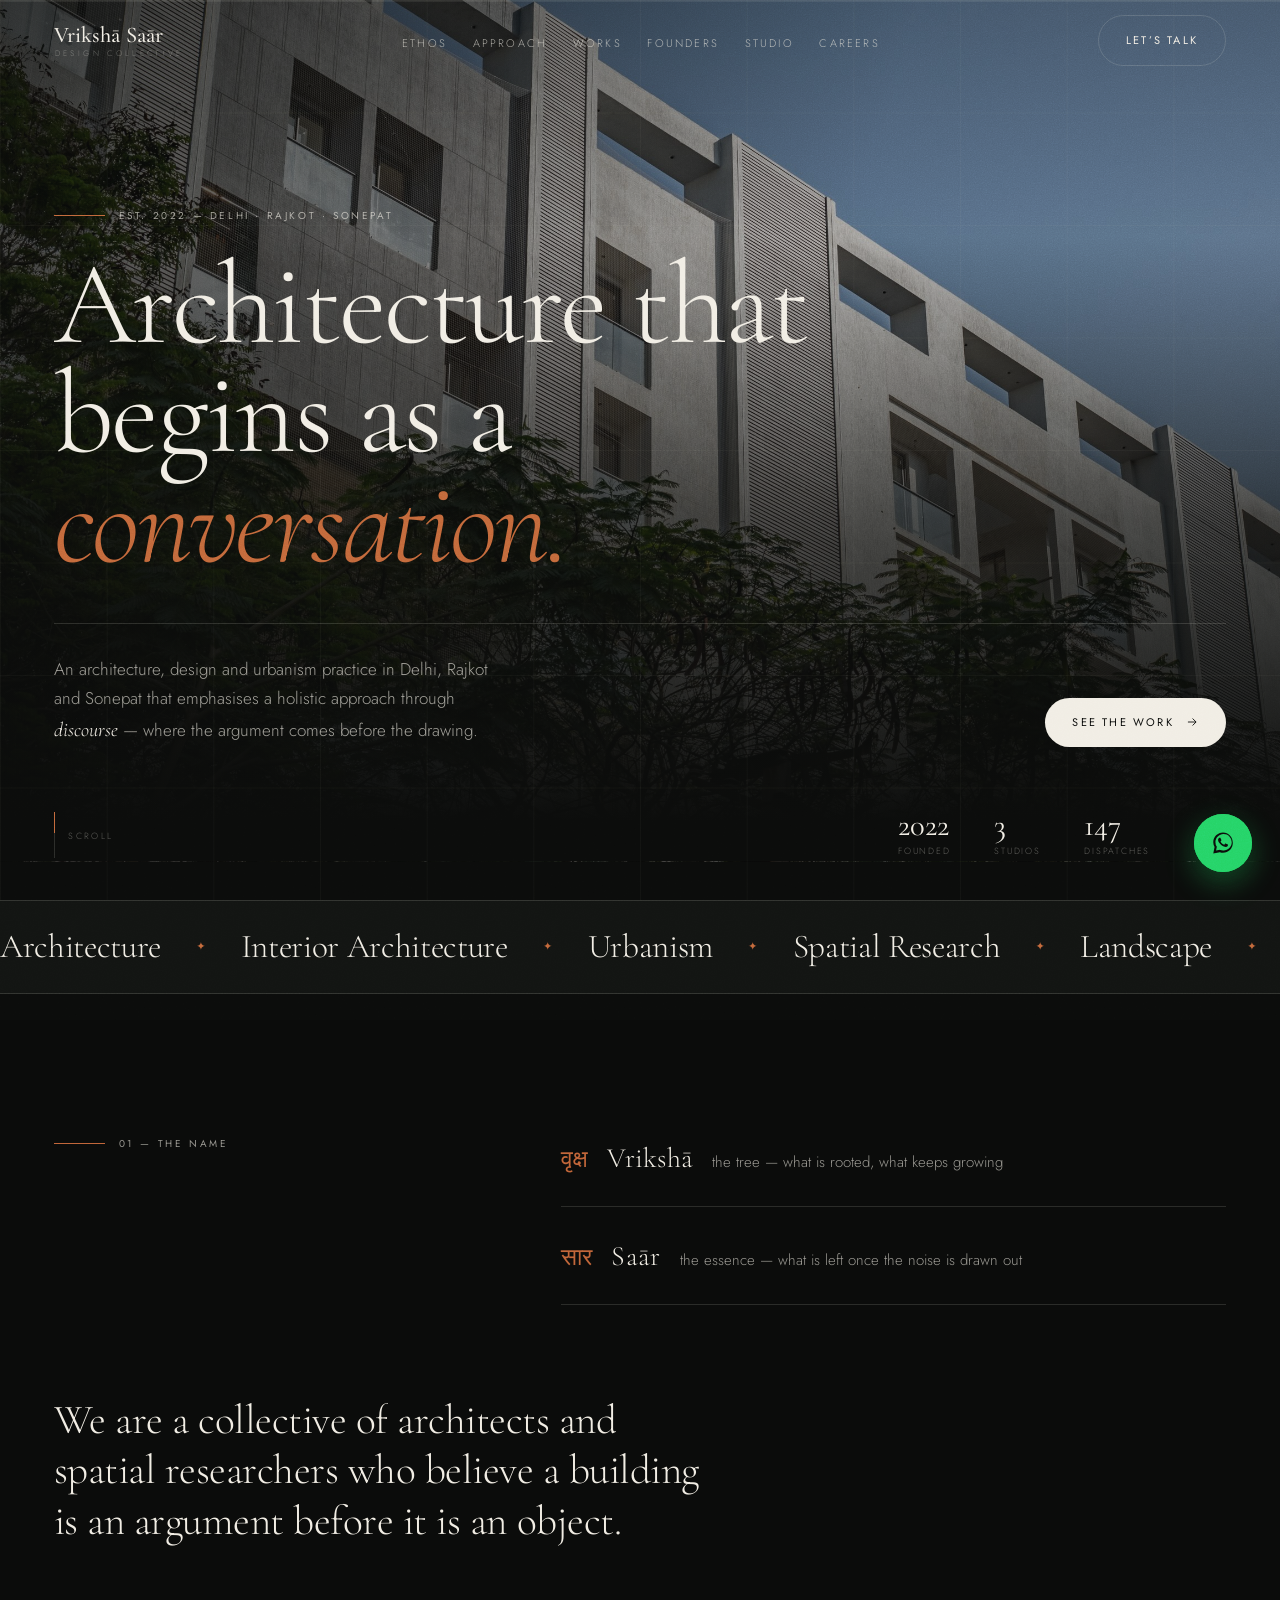
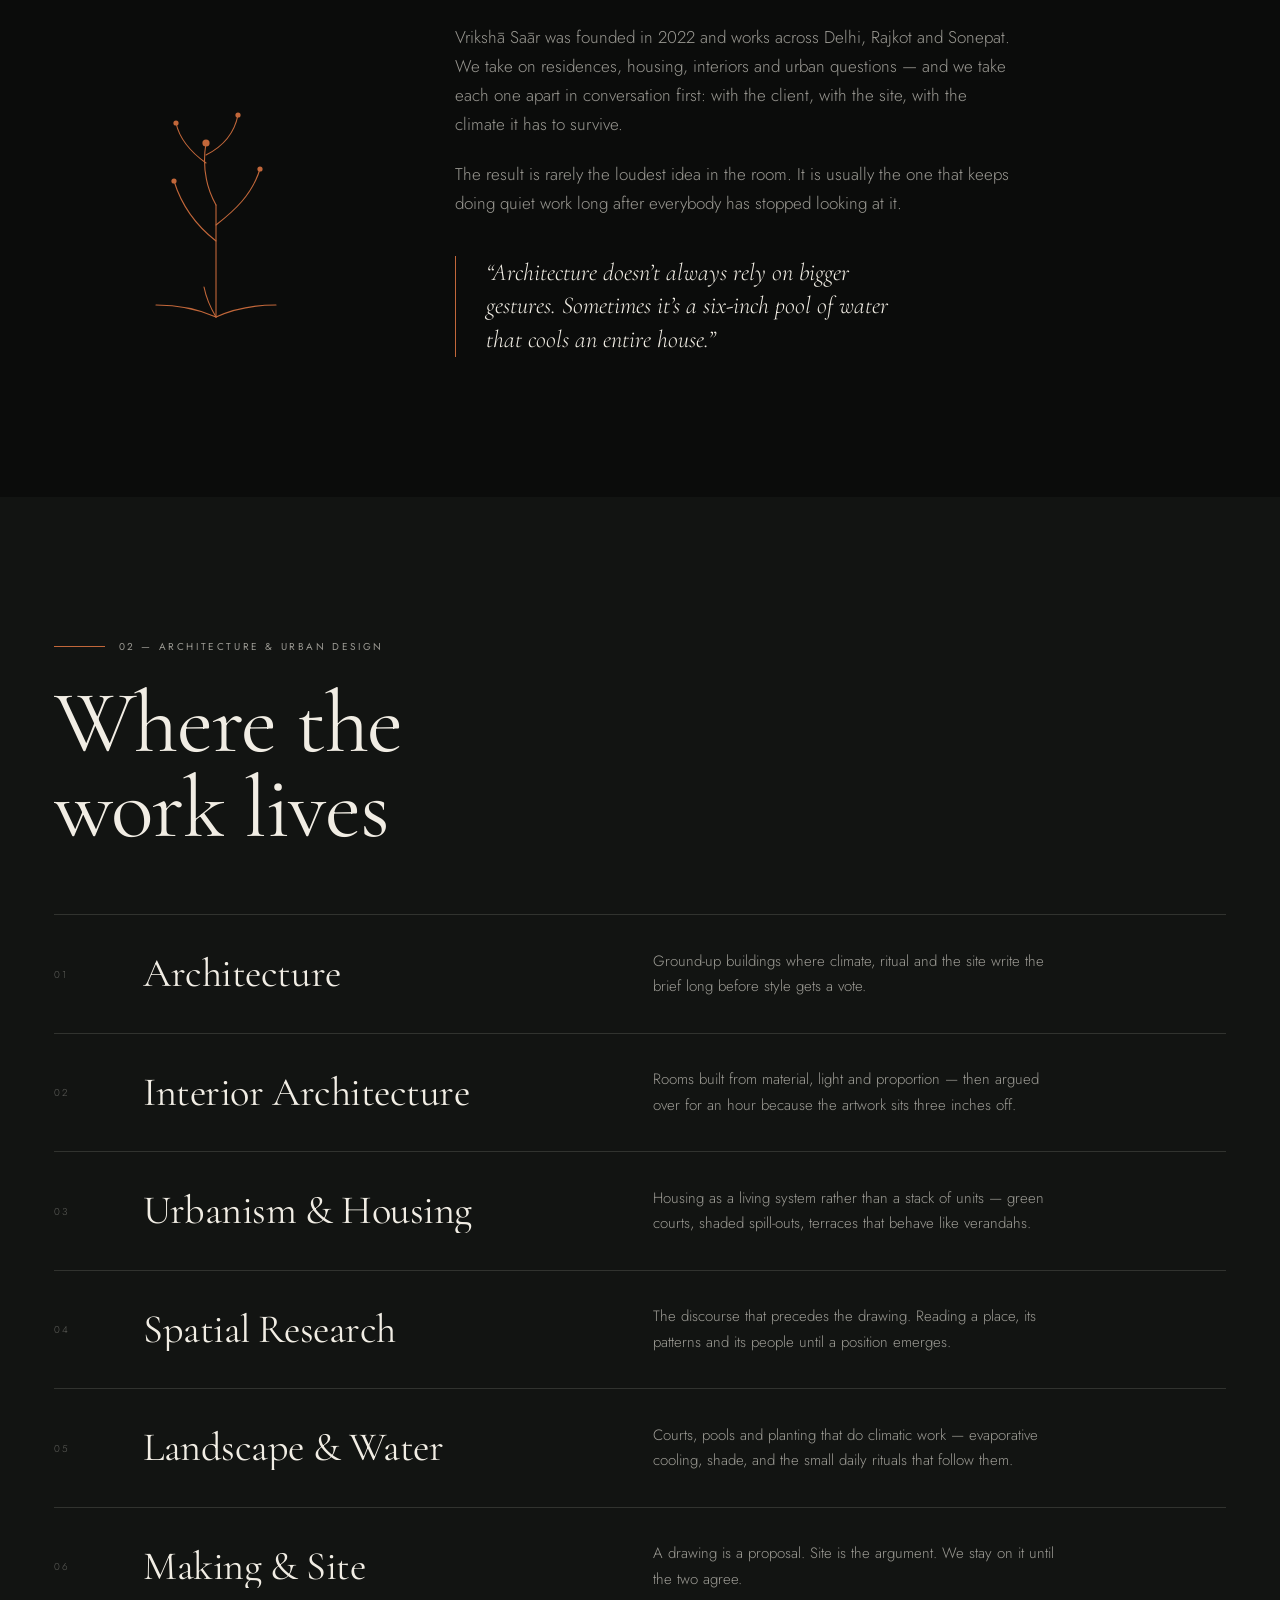
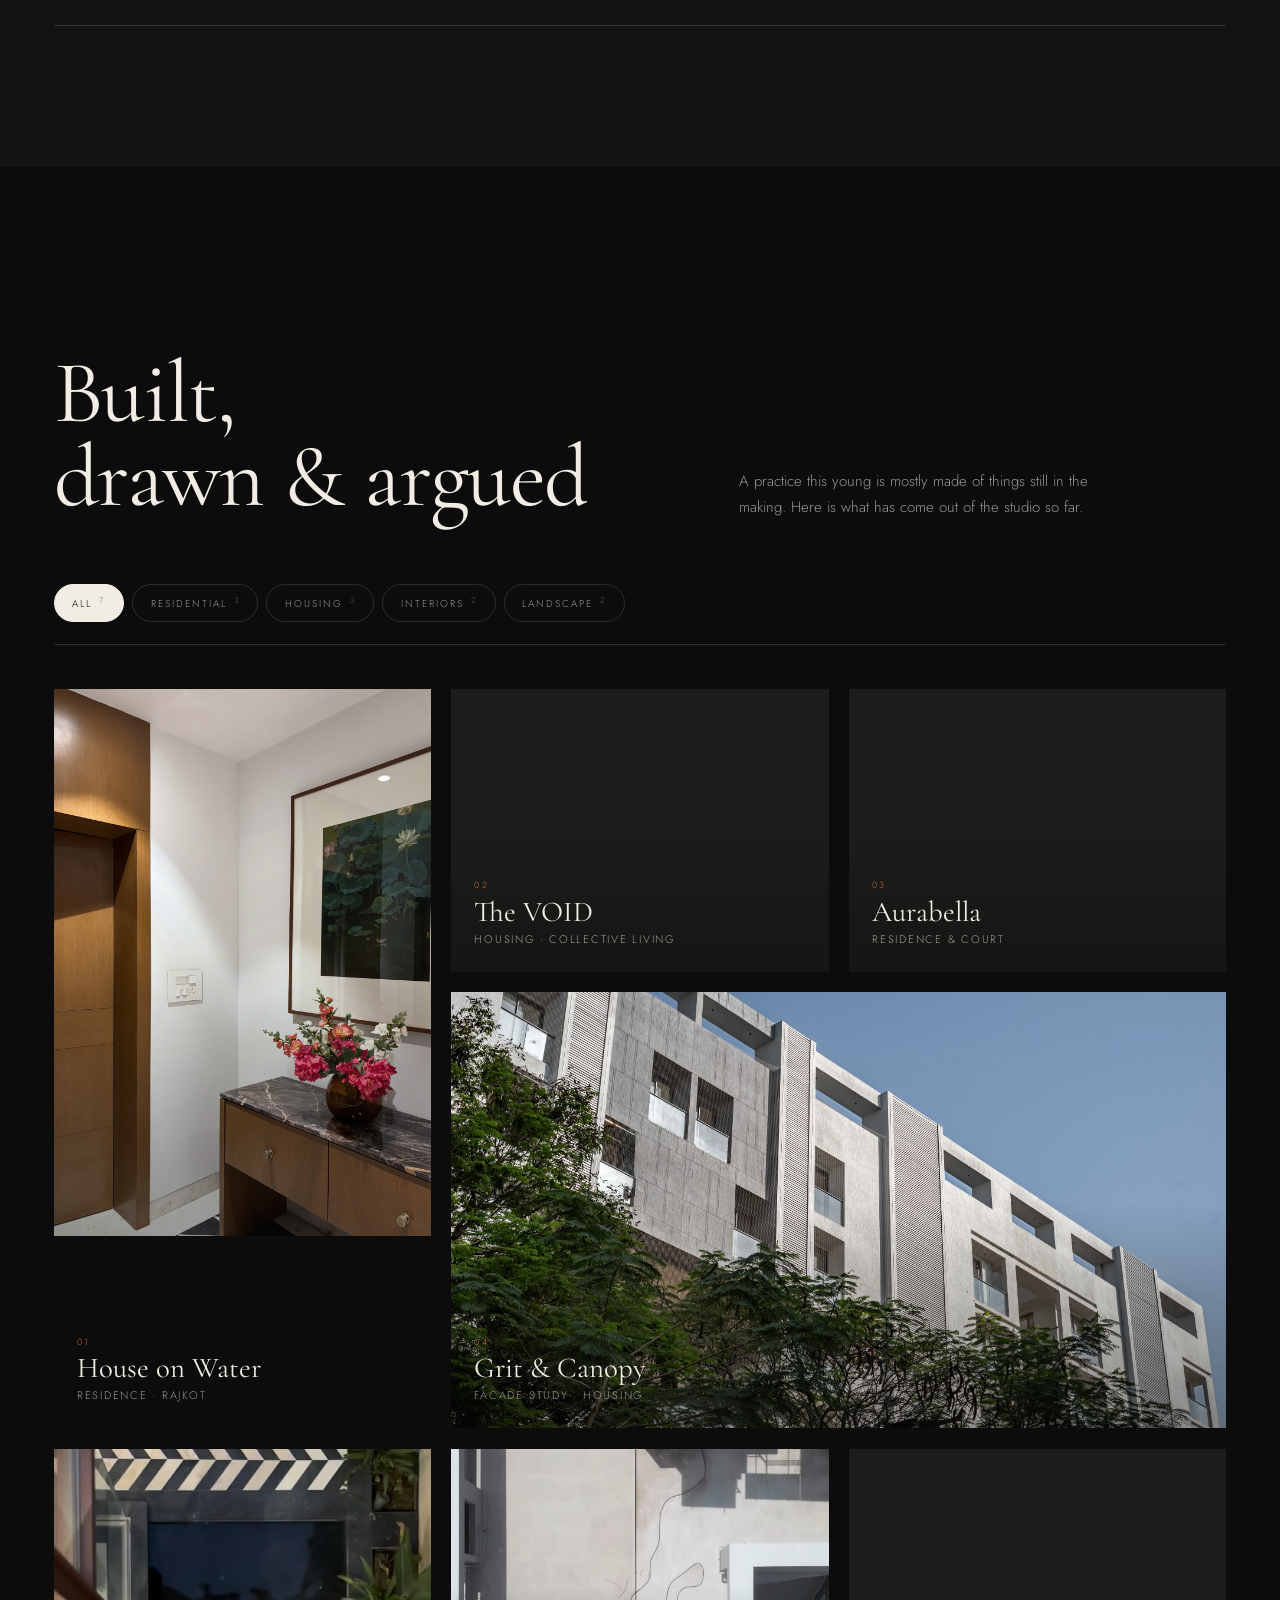
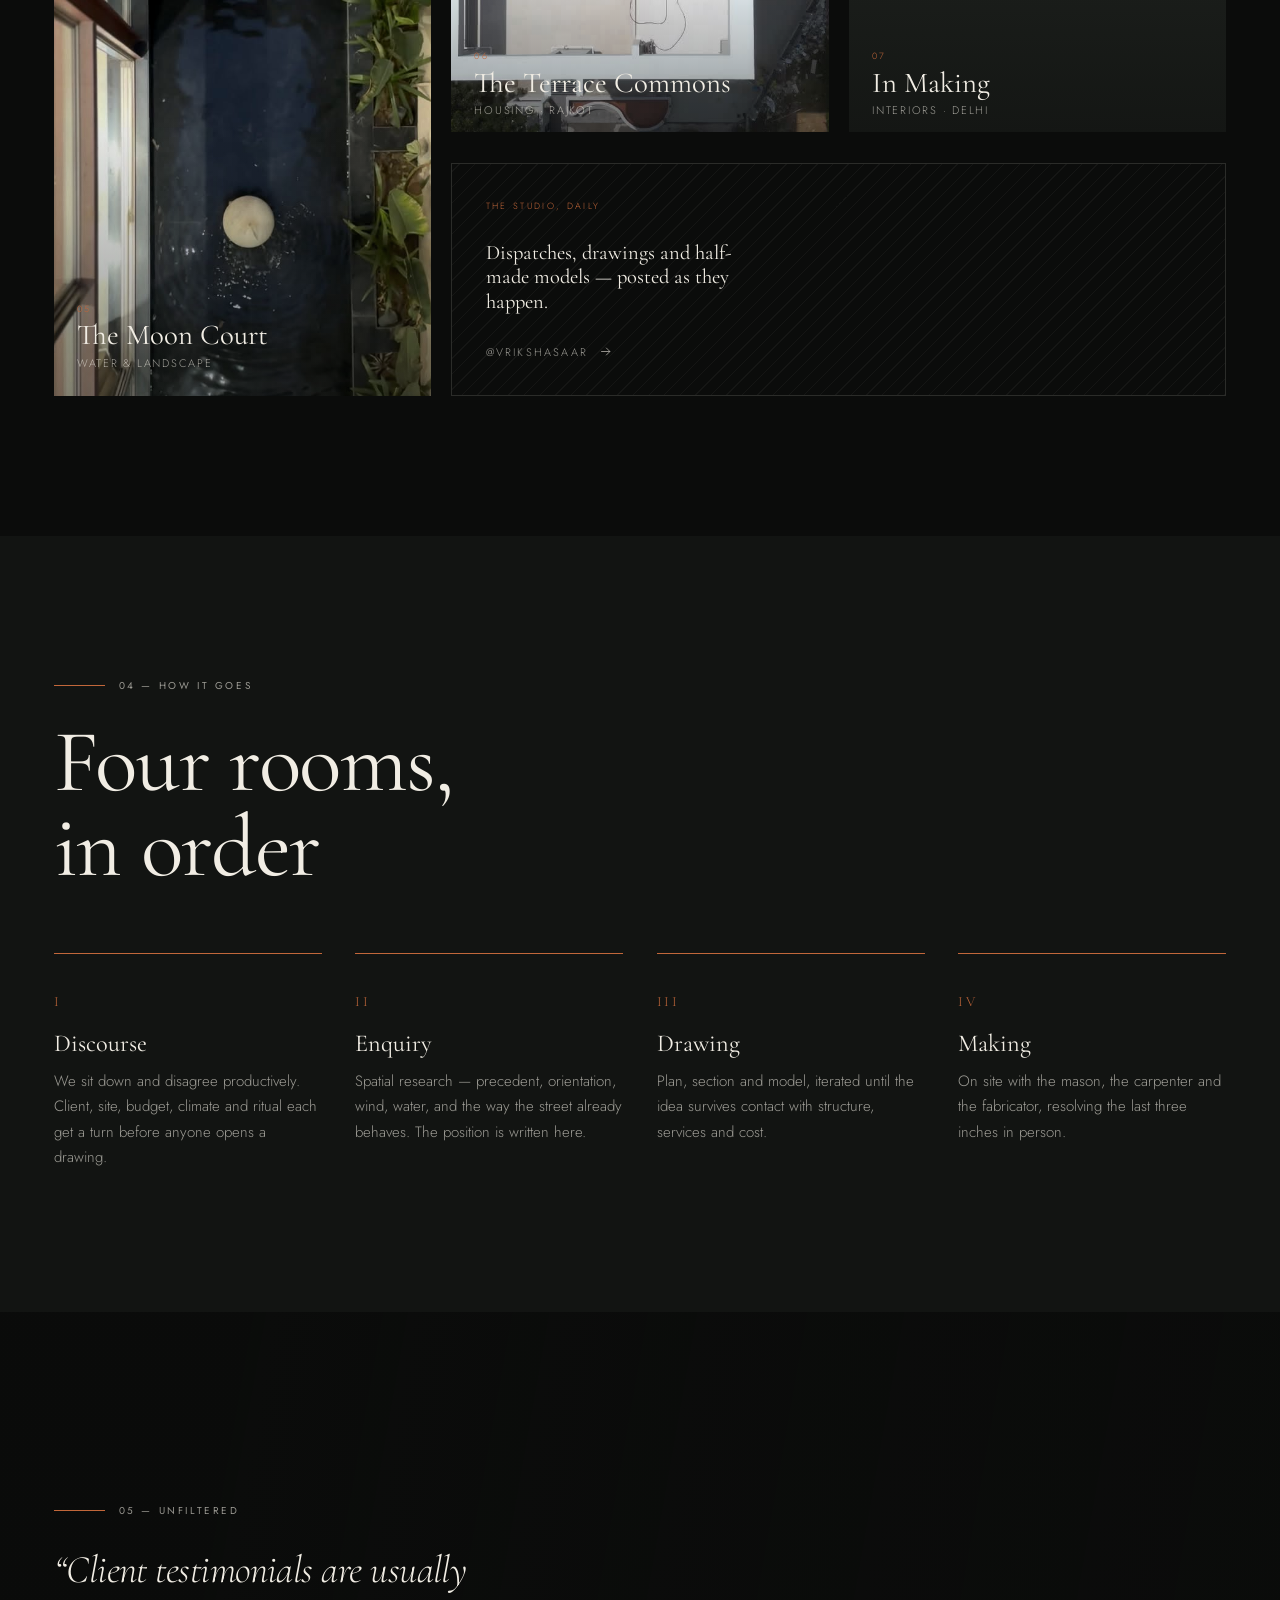
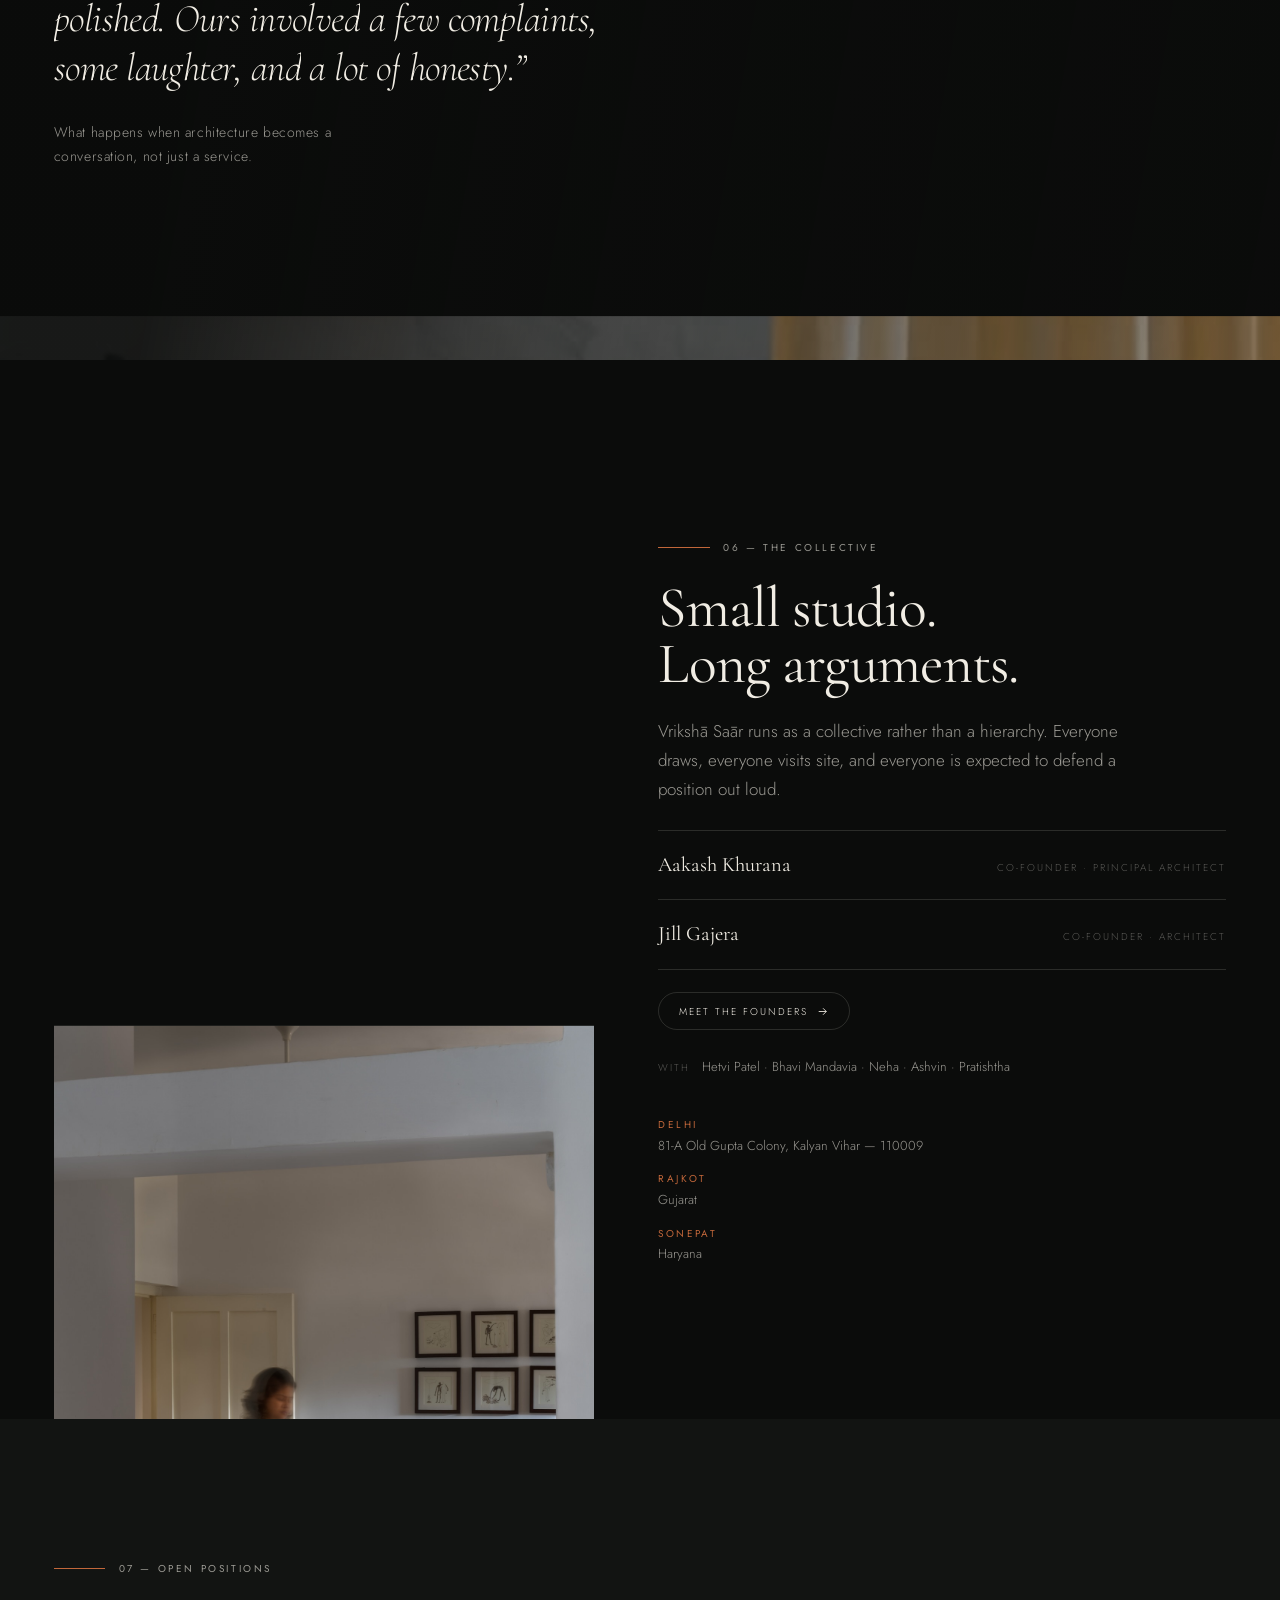
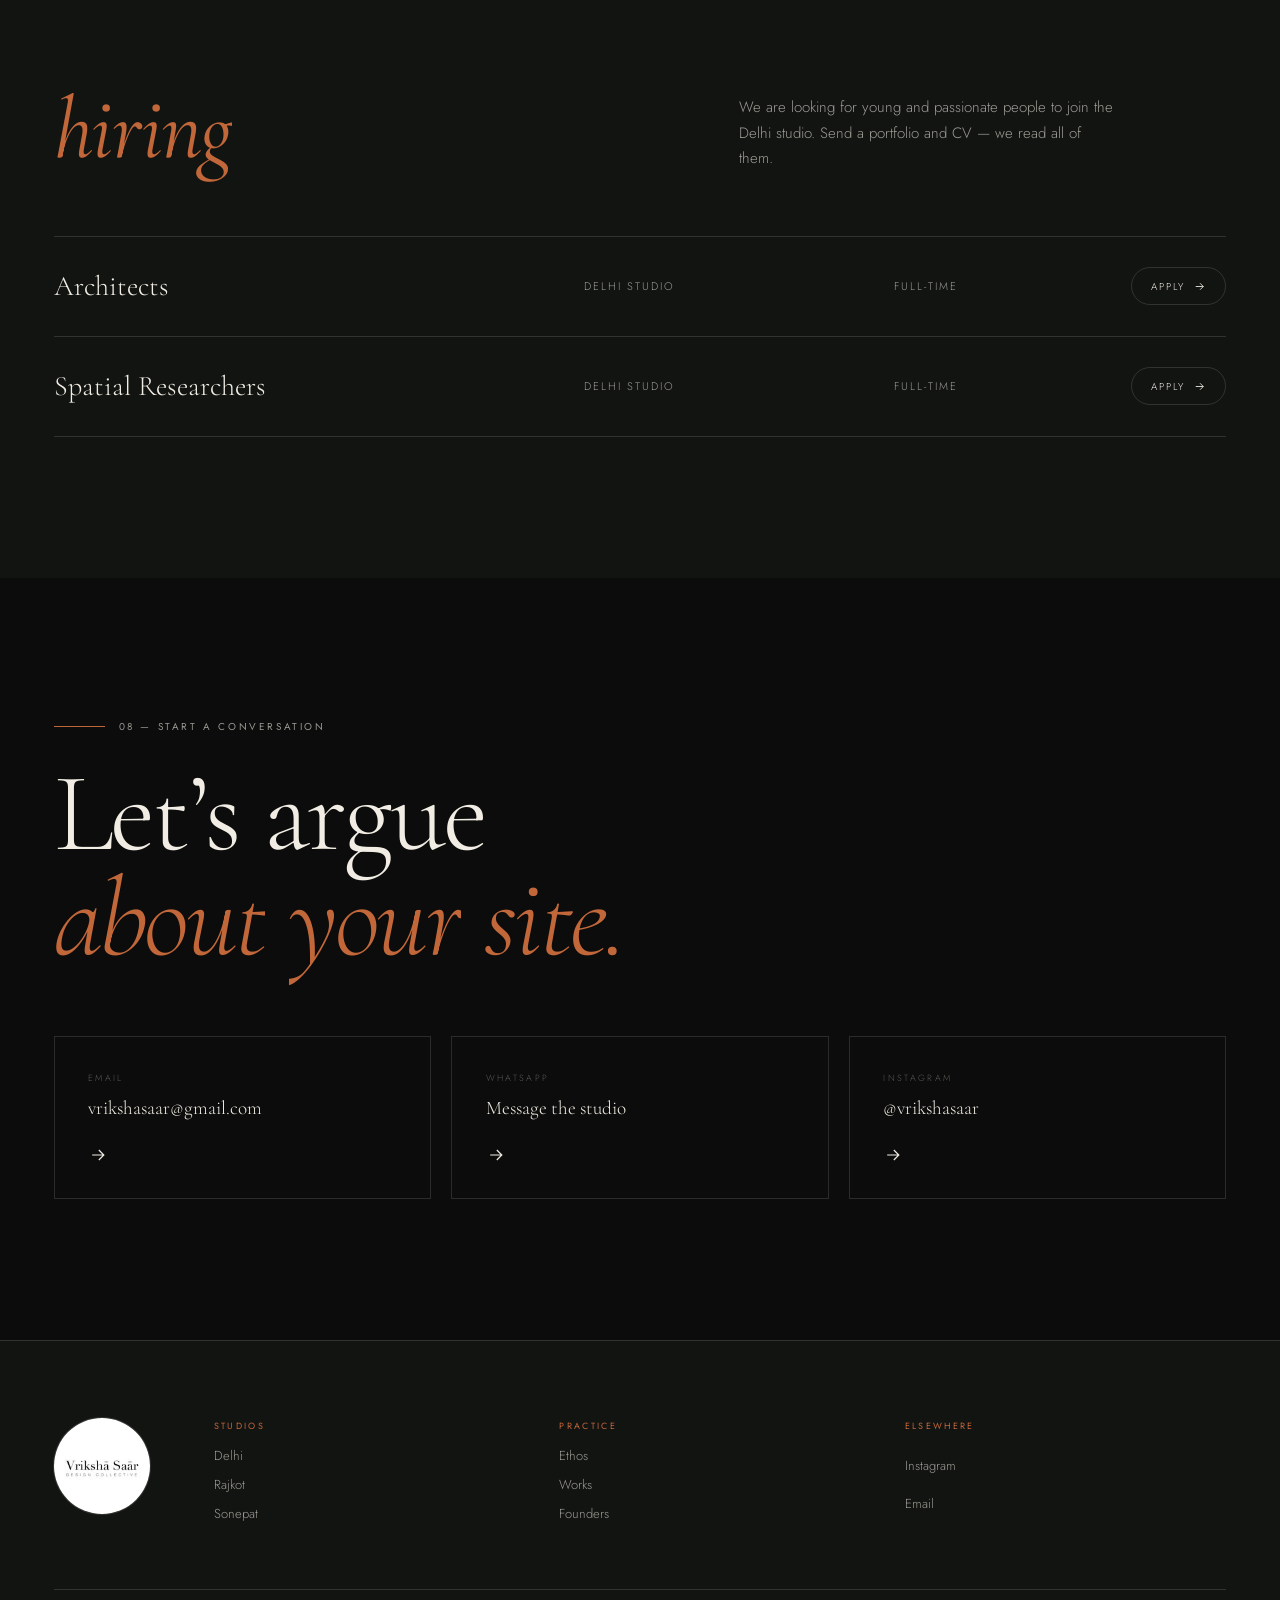
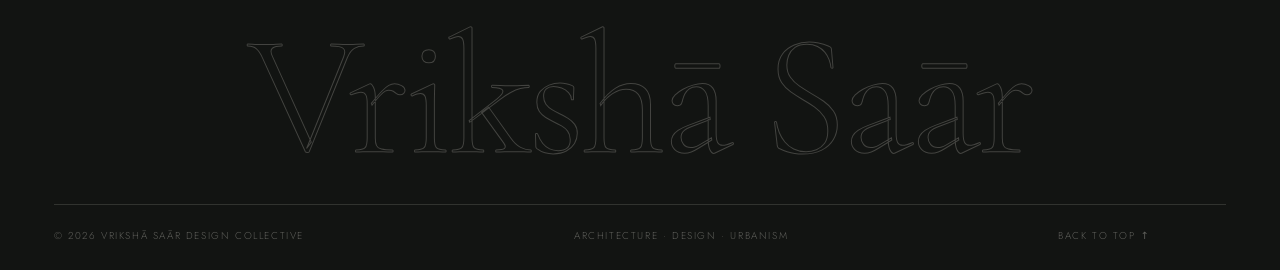
<file: index.html>
<!doctype html>
<html lang="en-IN">
<head>
<meta charset="utf-8">
<meta name="viewport" content="width=device-width, initial-scale=1, viewport-fit=cover">
<title>Architects in Delhi, Sonepat &amp; Rajkot | Vrikshā Saār</title>
<meta name="description" content="Vrikshā Saār is an architecture, design and urbanism firm with studios in Delhi, Rajkot and Sonepat: residences, housing, interiors and urban design.">
<meta name="robots" content="index, follow, max-image-preview:large">
<meta name="theme-color" content="#0B0C0B">
<link rel="canonical" href="https://zeus-shourya.github.io/vriksha-saar/">
<link rel="icon" href="assets/img/logo-profile.jpg" type="image/jpeg">
<link rel="apple-touch-icon" href="assets/img/logo-profile.jpg">

<meta property="og:type" content="website">
<meta property="og:site_name" content="Vrikshā Saār Design Collective">
<meta property="og:locale" content="en_IN">
<meta property="og:title" content="Vrikshā Saār | Architecture, Design &amp; Urbanism in Delhi, Rajkot &amp; Sonepat">
<meta property="og:description" content="An architecture, design and urbanism practice that emphasises a holistic approach through discourse. Studios in Delhi, Rajkot and Sonepat.">
<meta property="og:url" content="https://zeus-shourya.github.io/vriksha-saar/">
<meta property="og:image" content="https://zeus-shourya.github.io/vriksha-saar/assets/img/feature-work.jpg">
<meta property="og:image:width" content="2731">
<meta property="og:image:height" content="1821">
<meta property="og:image:alt" content="Grit-finished concrete housing facade with deep balcony reveals, seen from below through a jacaranda canopy">
<meta name="twitter:card" content="summary_large_image">
<meta name="twitter:title" content="Vrikshā Saār | Architecture, Design &amp; Urbanism in Delhi, Rajkot &amp; Sonepat">
<meta name="twitter:description" content="An architecture, design and urbanism practice that emphasises a holistic approach through discourse. Studios in Delhi, Rajkot and Sonepat.">
<meta name="twitter:image" content="https://zeus-shourya.github.io/vriksha-saar/assets/img/feature-work.jpg">
<meta name="twitter:image:alt" content="Grit-finished concrete housing facade with deep balcony reveals, seen from below through a jacaranda canopy">

<link rel="preconnect" href="https://fonts.googleapis.com">
<link rel="preconnect" href="https://fonts.gstatic.com" crossorigin>
<link href="https://fonts.googleapis.com/css2?family=Cormorant+Garamond:ital,wght@0,300;0,400;0,500;0,600;1,300;1,400&family=Jost:wght@200;300;400;500&display=swap" rel="stylesheet">
<link rel="stylesheet" href="assets/css/style.css">

<script type="application/ld+json">
{
  "@context": "https://schema.org",
  "@graph": [
    {
      "@type": "ProfessionalService",
      "@id": "https://zeus-shourya.github.io/vriksha-saar/#business",
      "name": "Vrikshā Saār Design Collective",
      "alternateName": ["Vrikshā Saār", "Vriksha Saar"],
      "description": "An architecture, design and urbanism practice that emphasises a holistic approach through discourse, with studios in Delhi, Rajkot and Sonepat. Residences, housing, interiors, landscape and urban design.",
      "url": "https://zeus-shourya.github.io/vriksha-saar/",
      "logo": "https://zeus-shourya.github.io/vriksha-saar/assets/img/logo-profile.jpg",
      "image": [
        "https://zeus-shourya.github.io/vriksha-saar/assets/img/feature-work.jpg",
        "https://zeus-shourya.github.io/vriksha-saar/assets/img/studio-morning.jpg"
      ],
      "email": "vrikshasaar@gmail.com",
      "foundingDate": "2022",
      "address": {
        "@type": "PostalAddress",
        "streetAddress": "81-A Old Gupta Colony, Kalyan Vihar",
        "addressLocality": "Delhi",
        "postalCode": "110009",
        "addressCountry": "IN"
      },
      "areaServed": [
        { "@type": "City", "name": "Delhi" },
        { "@type": "City", "name": "Rajkot" },
        { "@type": "City", "name": "Sonepat" }
      ],
      "contactPoint": {
        "@type": "ContactPoint",
        "contactType": "customer service",
        "email": "vrikshasaar@gmail.com",
        "telephone": "+918447396030"
      },
      "knowsAbout": ["Architecture", "Interior architecture", "Urbanism", "Urban design", "Housing", "Spatial research", "Landscape design"],
      "hasOfferCatalog": {
        "@type": "OfferCatalog",
        "name": "What we do",
        "itemListElement": [
          { "@type": "Offer", "itemOffered": { "@type": "Service", "name": "Architecture" } },
          { "@type": "Offer", "itemOffered": { "@type": "Service", "name": "Interior Architecture" } },
          { "@type": "Offer", "itemOffered": { "@type": "Service", "name": "Urbanism & Housing" } },
          { "@type": "Offer", "itemOffered": { "@type": "Service", "name": "Spatial Research" } },
          { "@type": "Offer", "itemOffered": { "@type": "Service", "name": "Landscape & Water" } }
        ]
      },
      "founder": [
        { "@id": "https://zeus-shourya.github.io/vriksha-saar/founders.html#aakash" },
        { "@id": "https://zeus-shourya.github.io/vriksha-saar/founders.html#jill" }
      ],
      "sameAs": ["https://www.instagram.com/vrikshasaar"]
    },
    {
      "@type": "Person",
      "@id": "https://zeus-shourya.github.io/vriksha-saar/founders.html#aakash",
      "name": "Aakash Khurana",
      "jobTitle": "Co-Founder & Principal Architect",
      "url": "https://zeus-shourya.github.io/vriksha-saar/founders.html#aakash",
      "worksFor": { "@id": "https://zeus-shourya.github.io/vriksha-saar/#business" }
    },
    {
      "@type": "Person",
      "@id": "https://zeus-shourya.github.io/vriksha-saar/founders.html#jill",
      "name": "Jill Gajera",
      "jobTitle": "Co-Founder & Architect",
      "url": "https://zeus-shourya.github.io/vriksha-saar/founders.html#jill",
      "worksFor": { "@id": "https://zeus-shourya.github.io/vriksha-saar/#business" }
    },
    {
      "@type": "WebSite",
      "@id": "https://zeus-shourya.github.io/vriksha-saar/#website",
      "url": "https://zeus-shourya.github.io/vriksha-saar/",
      "name": "Vrikshā Saār Design Collective",
      "inLanguage": "en-IN",
      "publisher": { "@id": "https://zeus-shourya.github.io/vriksha-saar/#business" }
    },
    {
      "@type": "WebPage",
      "@id": "https://zeus-shourya.github.io/vriksha-saar/#webpage",
      "url": "https://zeus-shourya.github.io/vriksha-saar/",
      "name": "Architects in Delhi, Sonepat & Rajkot | Vrikshā Saār",
      "inLanguage": "en-IN",
      "isPartOf": { "@id": "https://zeus-shourya.github.io/vriksha-saar/#website" },
      "about": { "@id": "https://zeus-shourya.github.io/vriksha-saar/#business" },
      "primaryImageOfPage": "https://zeus-shourya.github.io/vriksha-saar/assets/img/feature-work.jpg"
    }
  ]
}
</script>
</head>
<body>

<!-- ============ GRAIN OVERLAY ============ -->
<div class="grain" aria-hidden="true"></div>

<!-- ============ CUSTOM CURSOR ============ -->
<div class="cursor" aria-hidden="true">
  <div class="cursor__dot"></div>
  <div class="cursor__ring"><span class="cursor__label"></span></div>
</div>

<!-- ============ SCROLL PROGRESS ============ -->
<div class="progress" aria-hidden="true"><span class="progress__bar"></span></div>

<!-- ============ PRELOADER ============ -->
<div class="loader" id="loader">
  <div class="loader__inner">
    <img class="loader__stamp" src="assets/img/logo-profile.jpg" alt="" width="150" height="150">
    <div class="loader__meta">
      <span class="loader__tag">Architecture · Design · Urbanism</span>
      <span class="loader__count" id="loaderCount">00</span>
    </div>
    <div class="loader__track"><span class="loader__fill" id="loaderFill"></span></div>
  </div>
  <div class="loader__curtain"></div>
</div>

<!-- ============ NAV ============ -->
<header class="nav" id="nav">
  <a class="logo" href="#top" data-cursor="Home">
    <span class="logo__word">Vrikshā Saār</span>
    <span class="logo__sub">Design Collective</span>
  </a>

  <nav class="nav__links" aria-label="Primary">
    <a href="#ethos" data-label="Ethos"><span>Ethos</span></a>
    <a href="#approach" data-label="Approach"><span>Approach</span></a>
    <a href="#works" data-label="Works"><span>Works</span></a>
    <a href="founders.html" data-label="Founders"><span>Founders</span></a>
    <a href="#studio" data-label="Studio"><span>Studio</span></a>
    <a href="#careers" data-label="Careers"><span>Careers</span></a>
  </nav>

  <div class="nav__end">
    <a class="btn btn--ghost magnetic" href="#contact" data-cursor="Say hi"><span>Let&rsquo;s Talk</span></a>
    <button class="burger" id="burger" aria-label="Open menu" aria-expanded="false" aria-controls="menu">
      <span></span><span></span>
    </button>
  </div>
</header>

<!-- ============ FULLSCREEN MENU ============ -->
<div class="menu" id="menu" aria-hidden="true">
  <div class="menu__bg"></div>
  <div class="menu__inner">
    <ul class="menu__list">
      <li><a href="#ethos"><em>01</em><span>Ethos</span></a></li>
      <li><a href="#approach"><em>02</em><span>Approach</span></a></li>
      <li><a href="#works"><em>03</em><span>Works</span></a></li>
      <li><a href="#process"><em>04</em><span>Process</span></a></li>
      <li><a href="founders.html"><em>05</em><span>Founders</span></a></li>
      <li><a href="#studio"><em>06</em><span>Studio</span></a></li>
      <li><a href="#careers"><em>07</em><span>Careers</span></a></li>
      <li><a href="#contact"><em>08</em><span>Contact</span></a></li>
    </ul>
    <div class="menu__foot">
      <a href="mailto:vrikshasaar@gmail.com">vrikshasaar@gmail.com</a>
      <a href="https://www.instagram.com/vrikshasaar" target="_blank" rel="noopener">@vrikshasaar</a>
      <span>Delhi · Rajkot · Sonepat</span>
    </div>
  </div>
</div>

<main id="top">

<!-- ============ HERO ============ -->
<section class="hero" id="hero">
  <div class="hero__media" data-parallax="0.18">
    <img src="assets/img/feature-work.jpg" alt="Grit-finished concrete housing facade with deep balcony reveals, seen from below through a jacaranda canopy" fetchpriority="high">
    <div class="hero__scrim"></div>
  </div>

  <svg class="hero__grid" viewBox="0 0 1200 800" preserveAspectRatio="none" aria-hidden="true">
    <defs>
      <pattern id="pg" width="100" height="100" patternUnits="userSpaceOnUse">
        <path d="M100 0H0V100" fill="none" stroke="currentColor" stroke-width="0.5"/>
      </pattern>
    </defs>
    <rect width="1200" height="800" fill="url(#pg)"/>
  </svg>

  <div class="hero__content">
    <p class="eyebrow reveal"><span class="eyebrow__rule"></span>Est. 2022 — Delhi · Rajkot · Sonepat</p>

    <h1 class="hero__title">
      <span class="line" data-split>Architecture that</span>
      <span class="line" data-split>begins as a</span>
      <span class="line line--accent" data-split>conversation.</span>
    </h1>

    <div class="hero__row">
      <p class="hero__lede reveal" data-delay="200">
        An architecture, design and urbanism practice in Delhi, Rajkot and
        Sonepat that emphasises a holistic approach through <em>discourse</em> &mdash; where the argument
        comes before the drawing.
      </p>
      <a class="btn btn--solid magnetic reveal" data-delay="320" href="#works" data-cursor="Explore">
        <span>See the work</span>
        <svg viewBox="0 0 24 24" width="14" height="14" aria-hidden="true"><path d="M5 12h14M13 6l6 6-6 6" fill="none" stroke="currentColor" stroke-width="1.6"/></svg>
      </a>
    </div>
  </div>

  <div class="hero__base">
    <a class="scrollcue" href="#ethos" aria-label="Scroll to content">
      <span class="scrollcue__line"></span>
      <span class="scrollcue__txt">Scroll</span>
    </a>
    <div class="hero__stats">
      <span><b data-count="2022" data-plain="1">2022</b><i>Founded</i></span>
      <span><b data-count="3">0</b><i>Studios</i></span>
      <span><b data-count="147">0</b><i>Dispatches</i></span>
    </div>
  </div>
</section>

<!-- ============ TICKER ============ -->
<div class="ticker" aria-hidden="true">
  <div class="ticker__row" id="tickerRow">
    <span>Architecture</span><b>&#10022;</b><span>Interior Architecture</span><b>&#10022;</b><span>Urbanism</span><b>&#10022;</b><span>Spatial Research</span><b>&#10022;</b><span>Landscape</span><b>&#10022;</b>
  </div>
</div>

<!-- ============ ETHOS ============ -->
<section class="ethos section" id="ethos">
  <div class="wrap">
    <div class="ethos__head">
      <p class="eyebrow reveal"><span class="eyebrow__rule"></span>01 &mdash; The Name</p>
      <div class="ethos__gloss">
        <div class="gloss reveal">
          <span class="gloss__dev">वृक्ष</span>
          <span class="gloss__rom">Vrikshā</span>
          <span class="gloss__def">the tree &mdash; what is rooted, what keeps growing</span>
        </div>
        <div class="gloss reveal" data-delay="140">
          <span class="gloss__dev">सार</span>
          <span class="gloss__rom">Saār</span>
          <span class="gloss__def">the essence &mdash; what is left once the noise is drawn out</span>
        </div>
      </div>
    </div>

    <h2 class="statement">
      <span class="line" data-split>We are a collective of architects and</span>
      <span class="line" data-split>spatial researchers who believe a building</span>
      <span class="line" data-split>is an argument before it is an object.</span>
    </h2>

    <div class="ethos__body">
      <svg class="tree" viewBox="0 0 220 270" aria-hidden="true">
        <g fill="none" stroke="currentColor" stroke-width="1.1" stroke-linecap="round">
          <path class="dash" d="M110 262 V150"/>
          <path class="dash" d="M110 186 C 92 172, 76 152, 68 126"/>
          <path class="dash" d="M110 170 C 128 156, 146 140, 154 114"/>
          <path class="dash" d="M110 150 C 100 132, 96 112, 100 88"/>
          <path class="dash" d="M100 108 C 86 98, 74 86, 70 68"/>
          <path class="dash" d="M100 100 C 116 92, 128 80, 132 60"/>
          <path class="dash" d="M110 262 C 128 254, 148 250, 170 250"/>
          <path class="dash" d="M110 262 C 92 254, 72 250, 50 250"/>
          <path class="dash" d="M110 262 C 104 252, 100 242, 98 232"/>
        </g>
        <g class="leaves" fill="currentColor">
          <circle cx="68" cy="126" r="2.6"/><circle cx="154" cy="114" r="2.6"/>
          <circle cx="70" cy="68" r="2.6"/><circle cx="132" cy="60" r="2.6"/>
          <circle cx="100" cy="88" r="3.6"/>
        </g>
      </svg>

      <div class="ethos__text">
        <p class="reveal">Vrikshā Saār was founded in 2022 and works across Delhi, Rajkot and Sonepat. We take on residences, housing, interiors and urban questions &mdash; and we take each one apart in conversation first: with the client, with the site, with the climate it has to survive.</p>
        <p class="reveal" data-delay="120">The result is rarely the loudest idea in the room. It is usually the one that keeps doing quiet work long after everybody has stopped looking at it.</p>
        <blockquote class="pull reveal" data-delay="220">
          <span>&ldquo;Architecture doesn&rsquo;t always rely on bigger gestures. Sometimes it&rsquo;s a six-inch pool of water that cools an entire house.&rdquo;</span>
        </blockquote>
      </div>
    </div>
  </div>
</section>

<!-- ============ APPROACH ============ -->
<section class="approach section" id="approach">
  <div class="wrap">
    <div class="sec-head">
      <p class="eyebrow reveal"><span class="eyebrow__rule"></span>02 &mdash; Architecture &amp; Urban Design</p>
      <h2 class="h-display"><span class="line" data-split>Where the</span><span class="line" data-split>work lives</span></h2>
    </div>

    <ul class="alist" id="alist">
      <li class="alist__item" data-img="assets/img/the-void.jpg">
        <span class="alist__no">01</span>
        <h3 class="alist__title"><span>Architecture</span></h3>
        <p class="alist__desc">Ground-up buildings where climate, ritual and the site write the brief long before style gets a vote.</p>
        <svg class="alist__arrow" viewBox="0 0 24 24" aria-hidden="true"><path d="M5 12h14M13 6l6 6-6 6" fill="none" stroke="currentColor" stroke-width="1.4"/></svg>
      </li>
      <li class="alist__item" data-img="assets/img/house-on-water-01.jpg">
        <span class="alist__no">02</span>
        <h3 class="alist__title"><span>Interior Architecture</span></h3>
        <p class="alist__desc">Rooms built from material, light and proportion &mdash; then argued over for an hour because the artwork sits three inches off.</p>
        <svg class="alist__arrow" viewBox="0 0 24 24" aria-hidden="true"><path d="M5 12h14M13 6l6 6-6 6" fill="none" stroke="currentColor" stroke-width="1.4"/></svg>
      </li>
      <li class="alist__item" data-img="assets/img/terrace-commons.jpg">
        <span class="alist__no">03</span>
        <h3 class="alist__title"><span>Urbanism &amp; Housing</span></h3>
        <p class="alist__desc">Housing as a living system rather than a stack of units &mdash; green courts, shaded spill-outs, terraces that behave like verandahs.</p>
        <svg class="alist__arrow" viewBox="0 0 24 24" aria-hidden="true"><path d="M5 12h14M13 6l6 6-6 6" fill="none" stroke="currentColor" stroke-width="1.4"/></svg>
      </li>
      <li class="alist__item" data-img="assets/img/studio-morning.jpg">
        <span class="alist__no">04</span>
        <h3 class="alist__title"><span>Spatial Research</span></h3>
        <p class="alist__desc">The discourse that precedes the drawing. Reading a place, its patterns and its people until a position emerges.</p>
        <svg class="alist__arrow" viewBox="0 0 24 24" aria-hidden="true"><path d="M5 12h14M13 6l6 6-6 6" fill="none" stroke="currentColor" stroke-width="1.4"/></svg>
      </li>
      <li class="alist__item" data-img="assets/img/aurabella.jpg">
        <span class="alist__no">05</span>
        <h3 class="alist__title"><span>Landscape &amp; Water</span></h3>
        <p class="alist__desc">Courts, pools and planting that do climatic work &mdash; evaporative cooling, shade, and the small daily rituals that follow them.</p>
        <svg class="alist__arrow" viewBox="0 0 24 24" aria-hidden="true"><path d="M5 12h14M13 6l6 6-6 6" fill="none" stroke="currentColor" stroke-width="1.4"/></svg>
      </li>
      <li class="alist__item" data-img="assets/img/interior-light.jpg">
        <span class="alist__no">06</span>
        <h3 class="alist__title"><span>Making &amp; Site</span></h3>
        <p class="alist__desc">A drawing is a proposal. Site is the argument. We stay on it until the two agree.</p>
        <svg class="alist__arrow" viewBox="0 0 24 24" aria-hidden="true"><path d="M5 12h14M13 6l6 6-6 6" fill="none" stroke="currentColor" stroke-width="1.4"/></svg>
      </li>
    </ul>
    <div class="alist__preview" id="alistPreview" aria-hidden="true"><img alt=""></div>
  </div>
</section>

<!-- ============ WORKS ============ -->
<section class="works section" id="works">
  <div class="wrap">
    <div class="sec-head sec-head--split">
      <div>
        <p class="eyebrow reveal"><span class="eyebrow__rule"></span>03 &mdash; Selected Works</p>
        <h2 class="h-display"><span class="line" data-split>Built,</span><span class="line" data-split>drawn &amp; argued</span></h2>
      </div>
      <p class="sec-head__note reveal">A practice this young is mostly made of things still in the making. Here is what has come out of the studio so far.</p>
    </div>

    <div class="filters" role="tablist" aria-label="Filter works">
      <button class="filters__btn is-on" data-filter="all" role="tab" aria-selected="true">All <sup>7</sup></button>
      <button class="filters__btn" data-filter="residential" role="tab" aria-selected="false">Residential <sup>3</sup></button>
      <button class="filters__btn" data-filter="housing" role="tab" aria-selected="false">Housing <sup>3</sup></button>
      <button class="filters__btn" data-filter="interiors" role="tab" aria-selected="false">Interiors <sup>2</sup></button>
      <button class="filters__btn" data-filter="landscape" role="tab" aria-selected="false">Landscape <sup>2</sup></button>
    </div>

    <div class="grid" id="grid">

      <article class="card card--tall" data-cat="residential interiors" style="--i:0">
        <div class="card__media">
          <img src="assets/img/house-on-water-01.jpg" alt="House on Water, Rajkot: teak-veneer entrance vestibule with a marble-topped console, a framed lotus painting and chequered marble flooring" loading="lazy" decoding="async">
        </div>
        <div class="card__meta">
          <span class="card__no">01</span>
          <h3 class="card__title">House on Water</h3>
          <p class="card__sub">Residence · Rajkot</p>
        </div>
        <button class="card__hit" data-project="p1" data-cursor="View" aria-label="Open House on Water"></button>
      </article>

      <article class="card" data-cat="housing" style="--i:1">
        <div class="card__media">
          <img src="assets/img/the-void.jpg" alt="Deep shaded court between two housing blocks with layered balconies" loading="lazy" decoding="async">
        </div>
        <div class="card__meta">
          <span class="card__no">02</span>
          <h3 class="card__title">The VOID</h3>
          <p class="card__sub">Housing · Collective Living</p>
        </div>
        <button class="card__hit" data-project="p2" data-cursor="View" aria-label="Open The VOID"></button>
      </article>

      <article class="card" data-cat="residential landscape" style="--i:2">
        <div class="card__media">
          <img src="assets/img/aurabella.jpg" alt="Shaded courtyard beneath a planted pergola with stone paving and terracotta planters" loading="lazy" decoding="async">
        </div>
        <div class="card__meta">
          <span class="card__no">03</span>
          <h3 class="card__title">Aurabella</h3>
          <p class="card__sub">Residence &amp; Court</p>
        </div>
        <button class="card__hit" data-project="p3" data-cursor="View" aria-label="Open Aurabella"></button>
      </article>

      <article class="card card--wide" data-cat="housing" style="--i:3">
        <div class="card__media">
          <img src="assets/img/feature-work.jpg" alt="Concrete housing facade with ribbed piers and deep openings against a clear sky" loading="lazy" decoding="async">
        </div>
        <div class="card__meta">
          <span class="card__no">04</span>
          <h3 class="card__title">Grit &amp; Canopy</h3>
          <p class="card__sub">Facade Study · Housing</p>
        </div>
        <button class="card__hit" data-project="p4" data-cursor="View" aria-label="Open Grit and Canopy"></button>
      </article>

      <article class="card card--tall" data-cat="landscape residential" style="--i:4">
        <div class="card__media">
          <img src="assets/img/house-on-water-moon.jpg" alt="Spherical stone fountain rising from a shallow dark reflecting pool edged in chevron marble" loading="lazy" decoding="async">
        </div>
        <div class="card__meta">
          <span class="card__no">05</span>
          <h3 class="card__title">The Moon Court</h3>
          <p class="card__sub">Water &amp; Landscape</p>
        </div>
        <button class="card__hit" data-project="p6" data-cursor="View" aria-label="Open The Moon Court"></button>
      </article>

      <article class="card" data-cat="housing landscape" style="--i:5">
        <div class="card__media">
          <img src="assets/img/terrace-commons.jpg" alt="The Terrace Commons, Rajkot: aerial view of a housing terrace with solar panels above a landscaped court" loading="lazy" decoding="async">
        </div>
        <div class="card__meta">
          <span class="card__no">06</span>
          <h3 class="card__title">The Terrace Commons</h3>
          <p class="card__sub">Housing · Rajkot</p>
        </div>
        <button class="card__hit" data-project="p5" data-cursor="View" aria-label="Open The Terrace Commons"></button>
      </article>

      <article class="card" data-cat="interiors" style="--i:6">
        <div class="card__media">
          <img src="assets/img/interior-light.jpg" alt="Interior project in Delhi under construction, with cove lighting, stone cladding and the site crew at work" loading="lazy" decoding="async">
        </div>
        <div class="card__meta">
          <span class="card__no">07</span>
          <h3 class="card__title">In Making</h3>
          <p class="card__sub">Interiors · Delhi</p>
        </div>
        <button class="card__hit" data-project="p7" data-cursor="View" aria-label="Open In Making"></button>
      </article>

      <a class="tile reveal" id="gridCta" href="https://www.instagram.com/vrikshasaar" target="_blank" rel="noopener" data-cursor="Follow">
        <span class="tile__k">The studio, daily</span>
        <strong class="tile__v">Dispatches, drawings and half-made models &mdash; posted as they happen.</strong>
        <span class="tile__go">
          @vrikshasaar
          <svg viewBox="0 0 24 24" width="15" height="15" aria-hidden="true"><path d="M5 12h14M13 6l6 6-6 6" fill="none" stroke="currentColor" stroke-width="1.5"/></svg>
        </span>
      </a>

    </div>
  </div>
</section>

<!-- ============ PROCESS ============ -->
<section class="process section" id="process">
  <div class="wrap">
    <div class="sec-head">
      <p class="eyebrow reveal"><span class="eyebrow__rule"></span>04 &mdash; How It Goes</p>
      <h2 class="h-display"><span class="line" data-split>Four rooms,</span><span class="line" data-split>in order</span></h2>
    </div>

    <ol class="steps">
      <li class="step reveal">
        <span class="step__no">I</span>
        <h3>Discourse</h3>
        <p>We sit down and disagree productively. Client, site, budget, climate and ritual each get a turn before anyone opens a drawing.</p>
      </li>
      <li class="step reveal" data-delay="120">
        <span class="step__no">II</span>
        <h3>Enquiry</h3>
        <p>Spatial research &mdash; precedent, orientation, wind, water, and the way the street already behaves. The position is written here.</p>
      </li>
      <li class="step reveal" data-delay="240">
        <span class="step__no">III</span>
        <h3>Drawing</h3>
        <p>Plan, section and model, iterated until the idea survives contact with structure, services and cost.</p>
      </li>
      <li class="step reveal" data-delay="360">
        <span class="step__no">IV</span>
        <h3>Making</h3>
        <p>On site with the mason, the carpenter and the fabricator, resolving the last three inches in person.</p>
      </li>
    </ol>
  </div>
</section>

<!-- ============ VOICES ============ -->
<section class="voices section">
  <div class="voices__media" data-parallax="0.12">
    <img src="assets/img/conversation.jpg" alt="Two clients seated in a double-height living room with a textured stone wall behind them" loading="lazy" decoding="async">
  </div>
  <div class="wrap voices__wrap">
    <p class="eyebrow eyebrow--light reveal"><span class="eyebrow__rule"></span>05 &mdash; Unfiltered</p>
    <blockquote class="voices__quote">
      <span class="line" data-split>&ldquo;Client testimonials are usually</span>
      <span class="line" data-split>polished. Ours involved a few complaints,</span>
      <span class="line" data-split>some laughter, and a lot of honesty.&rdquo;</span>
    </blockquote>
    <p class="voices__attr reveal" data-delay="240">What happens when architecture becomes a conversation, not just a service.</p>
  </div>
</section>

<!-- ============ STUDIO ============ -->
<section class="studio section" id="studio">
  <div class="wrap studio__wrap">
    <figure class="studio__media">
      <div class="media-mask" data-parallax="0.09">
        <img src="assets/img/studio-morning.jpg" alt="A quiet studio morning — drawings pinned to the wall, a timber model on the table, an architect moving through the frame" loading="lazy" decoding="async">
      </div>
      <figcaption class="studio__cap reveal">Quiet morning at the studio. Soft light, scattered sketches, half-made models.</figcaption>
    </figure>

    <div class="studio__text">
      <p class="eyebrow reveal"><span class="eyebrow__rule"></span>06 &mdash; The Collective</p>
      <h2 class="h-display h-display--sm"><span class="line" data-split>Small studio.</span><span class="line" data-split>Long arguments.</span></h2>
      <p class="reveal" data-delay="160">Vrikshā Saār runs as a collective rather than a hierarchy. Everyone draws, everyone visits site, and everyone is expected to defend a position out loud.</p>

      <ul class="people">
        <li class="reveal" data-delay="200"><b>Aakash Khurana</b><i>Co-Founder · Principal Architect</i></li>
        <li class="reveal" data-delay="260"><b>Jill Gajera</b><i>Co-Founder · Architect</i></li>
      </ul>

      <a class="people__link magnetic reveal" data-delay="290" href="founders.html" data-cursor="Read">
        Meet the founders
        <svg viewBox="0 0 24 24" width="13" height="13" aria-hidden="true"><path d="M5 12h14M13 6l6 6-6 6" fill="none" stroke="currentColor" stroke-width="1.6"/></svg>
      </a>

      <p class="people__rest reveal" data-delay="320">
        <span>With</span> Hetvi Patel · Bhavi Mandavia · Neha · Ashvin · Pratishtha
      </p>

      <div class="studio__locs reveal" data-delay="380">
        <span><b>Delhi</b>81-A Old Gupta Colony, Kalyan Vihar &mdash; 110009</span>
        <span><b>Rajkot</b>Gujarat</span>
        <span><b>Sonepat</b>Haryana</span>
      </div>
    </div>
  </div>
</section>

<!-- ============ CAREERS ============ -->
<section class="careers section" id="careers">
  <div class="wrap">
    <div class="sec-head sec-head--split">
      <div>
        <p class="eyebrow eyebrow--light reveal"><span class="eyebrow__rule"></span>07 &mdash; Open Positions</p>
        <h2 class="h-display"><span class="line" data-split>We&rsquo;re</span><span class="line line--accent" data-split>hiring</span></h2>
      </div>
      <p class="sec-head__note reveal">We are looking for young and passionate people to join the Delhi studio. Send a portfolio and CV &mdash; we read all of them.</p>
    </div>

    <ul class="jobs">
      <li class="job reveal">
        <span class="job__role">Architects</span>
        <span class="job__loc">Delhi Studio</span>
        <span class="job__type">Full-time</span>
        <a class="job__cta magnetic" href="mailto:vrikshasaar@gmail.com?subject=Application%20%E2%80%94%20Architect" data-cursor="Apply">Apply
          <svg viewBox="0 0 24 24" width="13" height="13" aria-hidden="true"><path d="M5 12h14M13 6l6 6-6 6" fill="none" stroke="currentColor" stroke-width="1.6"/></svg>
        </a>
      </li>
      <li class="job reveal" data-delay="120">
        <span class="job__role">Spatial Researchers</span>
        <span class="job__loc">Delhi Studio</span>
        <span class="job__type">Full-time</span>
        <a class="job__cta magnetic" href="mailto:vrikshasaar@gmail.com?subject=Application%20%E2%80%94%20Spatial%20Researcher" data-cursor="Apply">Apply
          <svg viewBox="0 0 24 24" width="13" height="13" aria-hidden="true"><path d="M5 12h14M13 6l6 6-6 6" fill="none" stroke="currentColor" stroke-width="1.6"/></svg>
        </a>
      </li>
    </ul>
  </div>
</section>

<!-- ============ CONTACT ============ -->
<section class="contact section" id="contact">
  <div class="wrap">
    <p class="eyebrow reveal"><span class="eyebrow__rule"></span>08 &mdash; Start a Conversation</p>
    <h2 class="contact__big">
      <span class="line" data-split>Let&rsquo;s argue</span>
      <span class="line line--accent" data-split>about your site.</span>
    </h2>

    <div class="contact__grid">
      <a class="ccard magnetic reveal" href="mailto:vrikshasaar@gmail.com" data-cursor="Mail">
        <span class="ccard__k">Email</span>
        <span class="ccard__v">vrikshasaar@gmail.com</span>
        <svg viewBox="0 0 24 24" aria-hidden="true"><path d="M5 12h14M13 6l6 6-6 6" fill="none" stroke="currentColor" stroke-width="1.4"/></svg>
      </a>
      <a class="ccard magnetic reveal" data-delay="120" data-wa href="#" target="_blank" rel="noopener" data-cursor="Chat">
        <span class="ccard__k">WhatsApp</span>
        <span class="ccard__v">Message the studio</span>
        <svg viewBox="0 0 24 24" aria-hidden="true"><path d="M5 12h14M13 6l6 6-6 6" fill="none" stroke="currentColor" stroke-width="1.4"/></svg>
      </a>
      <a class="ccard magnetic reveal" data-delay="240" href="https://www.instagram.com/vrikshasaar" target="_blank" rel="noopener" data-cursor="Follow">
        <span class="ccard__k">Instagram</span>
        <span class="ccard__v">@vrikshasaar</span>
        <svg viewBox="0 0 24 24" aria-hidden="true"><path d="M5 12h14M13 6l6 6-6 6" fill="none" stroke="currentColor" stroke-width="1.4"/></svg>
      </a>
    </div>
  </div>
</section>

</main>

<!-- ============ FOOTER ============ -->
<footer class="foot">
  <div class="wrap">
    <div class="foot__top">
      <img class="foot__stamp" src="assets/img/logo-profile.jpg" alt="Vrikshā Saār Design Collective" width="150" height="150" loading="lazy" decoding="async">
      <div class="foot__cols">
        <div><b>Studios</b><span>Delhi</span><span>Rajkot</span><span>Sonepat</span></div>
        <div><b>Practice</b><a href="#ethos">Ethos</a><a href="#works">Works</a><a href="founders.html">Founders</a></div>
        <div><b>Elsewhere</b><a href="https://www.instagram.com/vrikshasaar" target="_blank" rel="noopener">Instagram</a><a href="mailto:vrikshasaar@gmail.com">Email</a></div>
      </div>
    </div>

    <div class="foot__mark" aria-hidden="true"><span>Vrikshā Saār</span></div>

    <div class="foot__bar">
      <span>&copy; <span id="yr">2026</span> Vrikshā Saār Design Collective</span>
      <span>Architecture · Design · Urbanism</span>
      <a href="#top" class="foot__up" data-cursor="Top">Back to top &uarr;</a>
    </div>
  </div>
</footer>

<!-- ============ WHATSAPP FAB ============ -->
<a class="wa" id="wa" href="#" target="_blank" rel="noopener" aria-label="Chat with Vrikshā Saār on WhatsApp" data-cursor="Chat">
  <span class="wa__pulse" aria-hidden="true"></span>
  <span class="wa__tip">Chat with us</span>
  <svg viewBox="0 0 32 32" width="26" height="26" aria-hidden="true">
    <path fill="currentColor" d="M16.04 3C9.4 3 4 8.4 4 15.04c0 2.12.56 4.19 1.62 6.02L4 29l8.13-1.57a12.02 12.02 0 0 0 3.91.66h.01C22.69 28.09 28.09 22.69 28.09 16.04 28.09 8.4 22.69 3 16.04 3zm0 22.08h-.01c-1.2 0-2.38-.2-3.5-.6l-.25-.09-4.82.93.94-4.7-.16-.26a9.96 9.96 0 0 1-1.53-5.32c0-5.52 4.5-10.01 10.03-10.01 2.68 0 5.19 1.04 7.08 2.94a9.94 9.94 0 0 1 2.93 7.08c0 5.52-4.5 10.03-10.03 10.03zm5.5-7.5c-.3-.15-1.78-.88-2.06-.98-.28-.1-.48-.15-.68.15-.2.3-.78.98-.95 1.18-.18.2-.35.22-.65.08-.3-.15-1.27-.47-2.42-1.49-.9-.8-1.5-1.78-1.67-2.08-.18-.3-.02-.46.13-.61.14-.13.3-.35.45-.53.15-.18.2-.3.3-.5.1-.2.05-.38-.02-.53-.08-.15-.68-1.63-.93-2.23-.24-.58-.49-.5-.68-.51h-.58c-.2 0-.53.08-.8.38-.28.3-1.05 1.03-1.05 2.5s1.08 2.9 1.23 3.1c.15.2 2.12 3.24 5.14 4.54.72.31 1.28.5 1.71.63.72.23 1.37.2 1.89.12.58-.09 1.78-.73 2.03-1.43.25-.7.25-1.3.18-1.43-.08-.13-.28-.2-.58-.35z"/>
  </svg>
</a>

<!-- ============ PROJECT PANEL ============ -->
<div class="panel" id="panel" aria-hidden="true" role="dialog" aria-modal="true" aria-labelledby="panelTitle">
  <div class="panel__bg" data-close></div>
  <article class="panel__card">
    <button class="panel__x" data-close aria-label="Close">
      <svg viewBox="0 0 24 24" width="18" height="18"><path d="M6 6l12 12M18 6L6 18" fill="none" stroke="currentColor" stroke-width="1.5"/></svg>
    </button>
    <div class="panel__media"><img id="panelImg" alt=""></div>
    <div class="panel__body">
      <p class="eyebrow"><span class="eyebrow__rule"></span><span id="panelKicker"></span></p>
      <h3 class="panel__title" id="panelTitle"></h3>
      <p class="panel__text" id="panelText"></p>
      <dl class="panel__facts" id="panelFacts"></dl>
    </div>
  </article>
</div>

<script src="assets/js/main.js"></script>
</body>
</html>
</file>
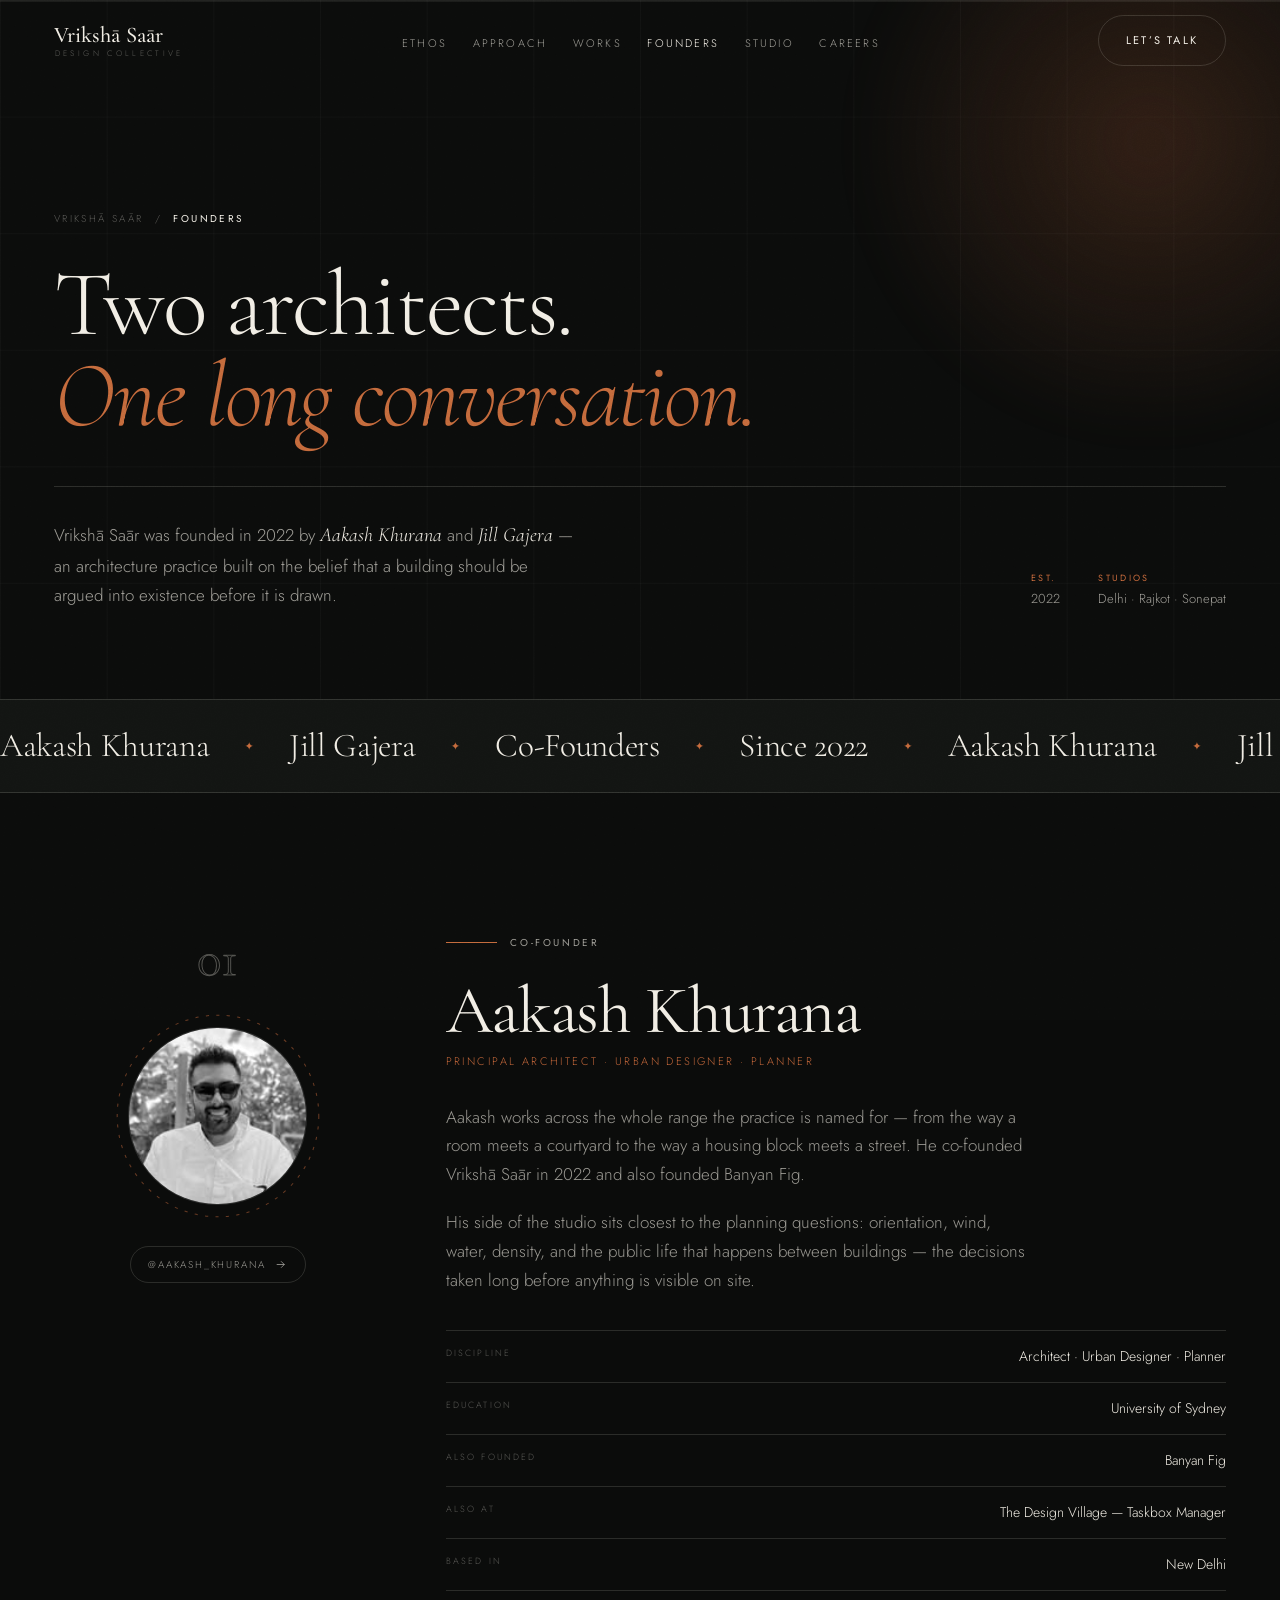
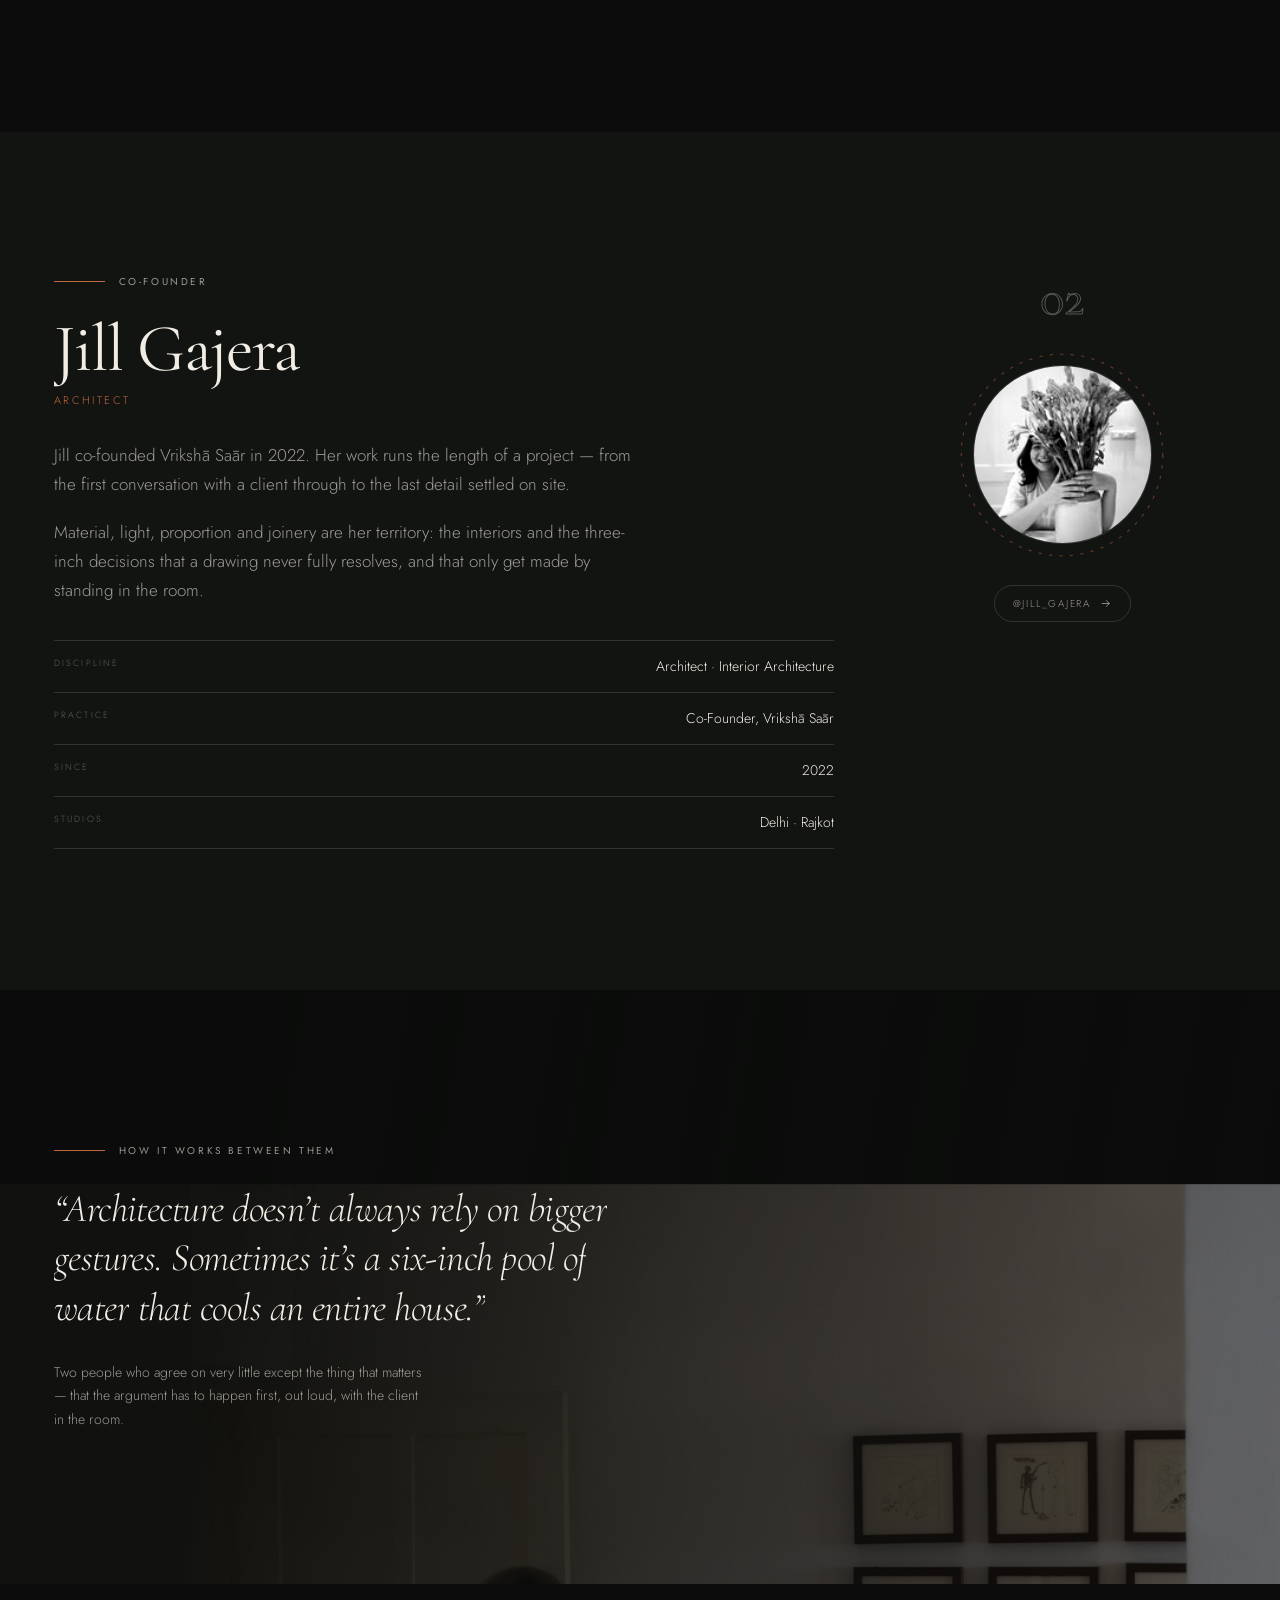
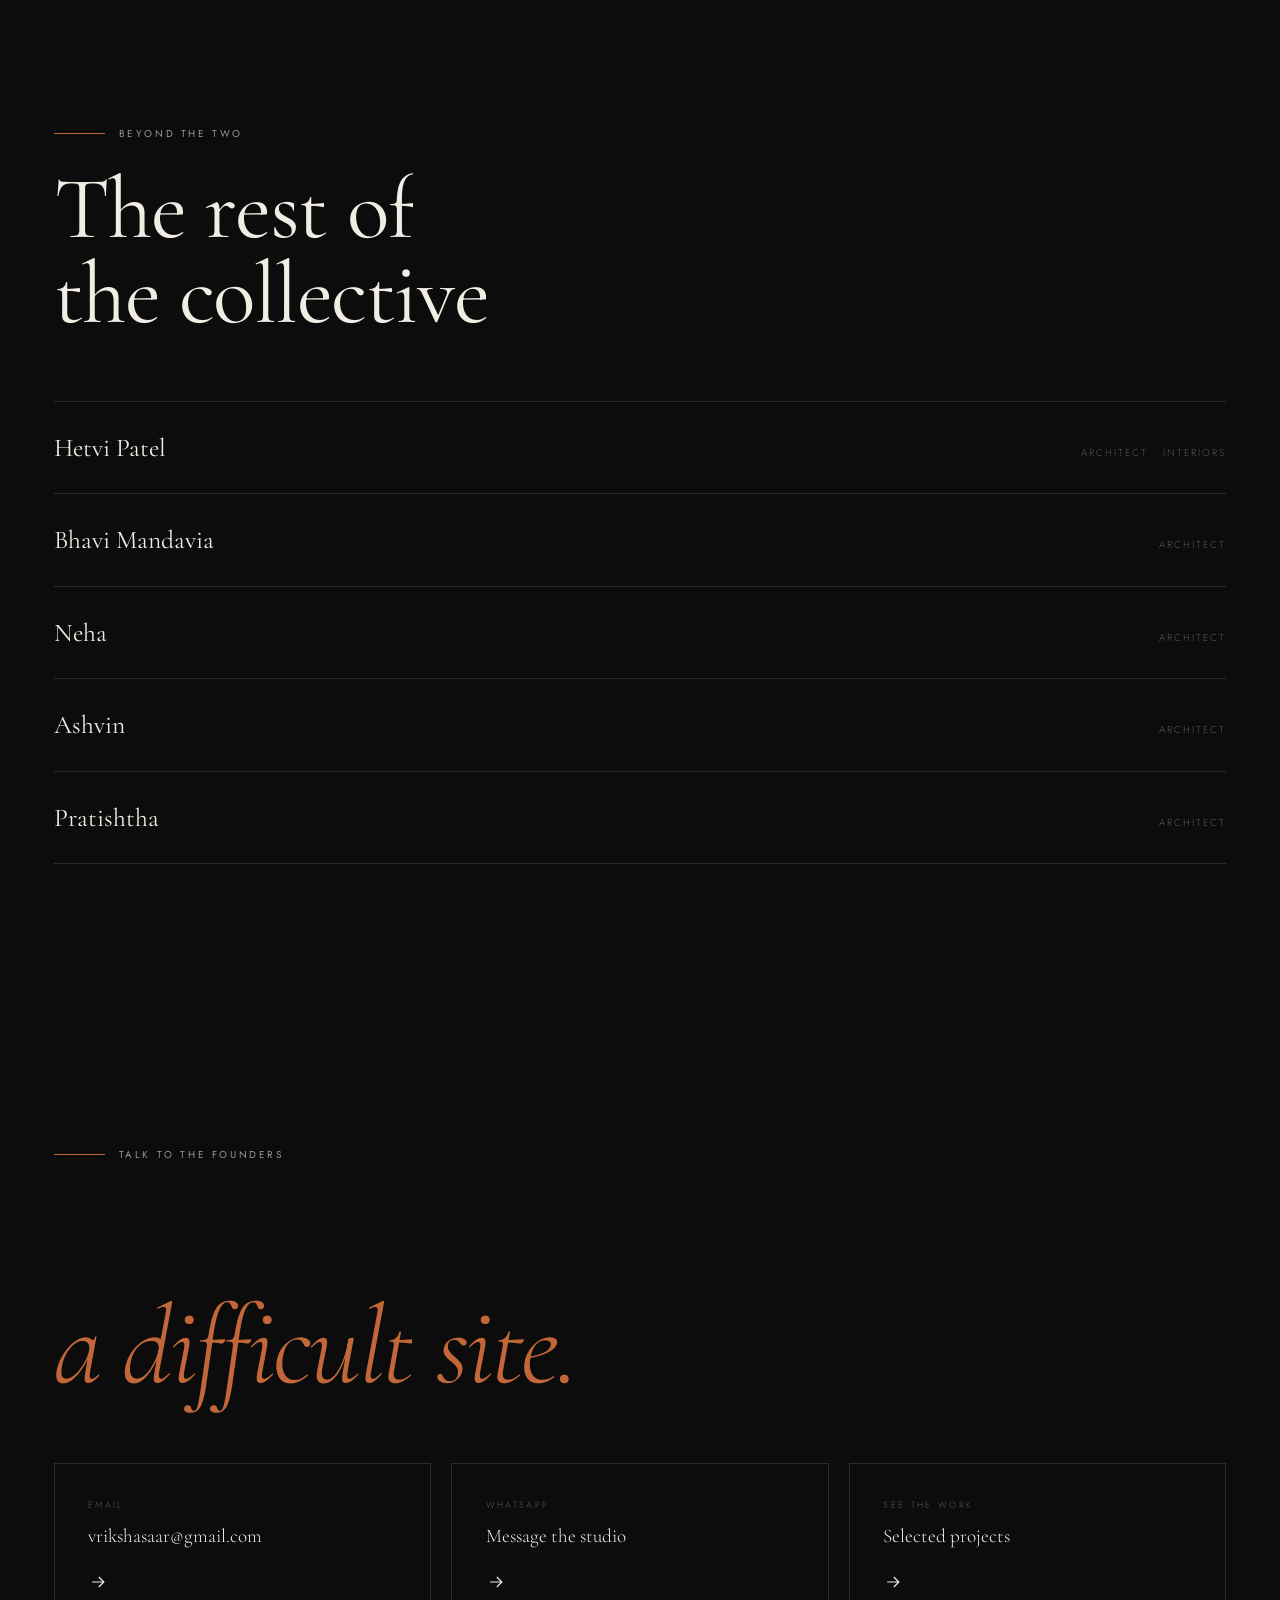
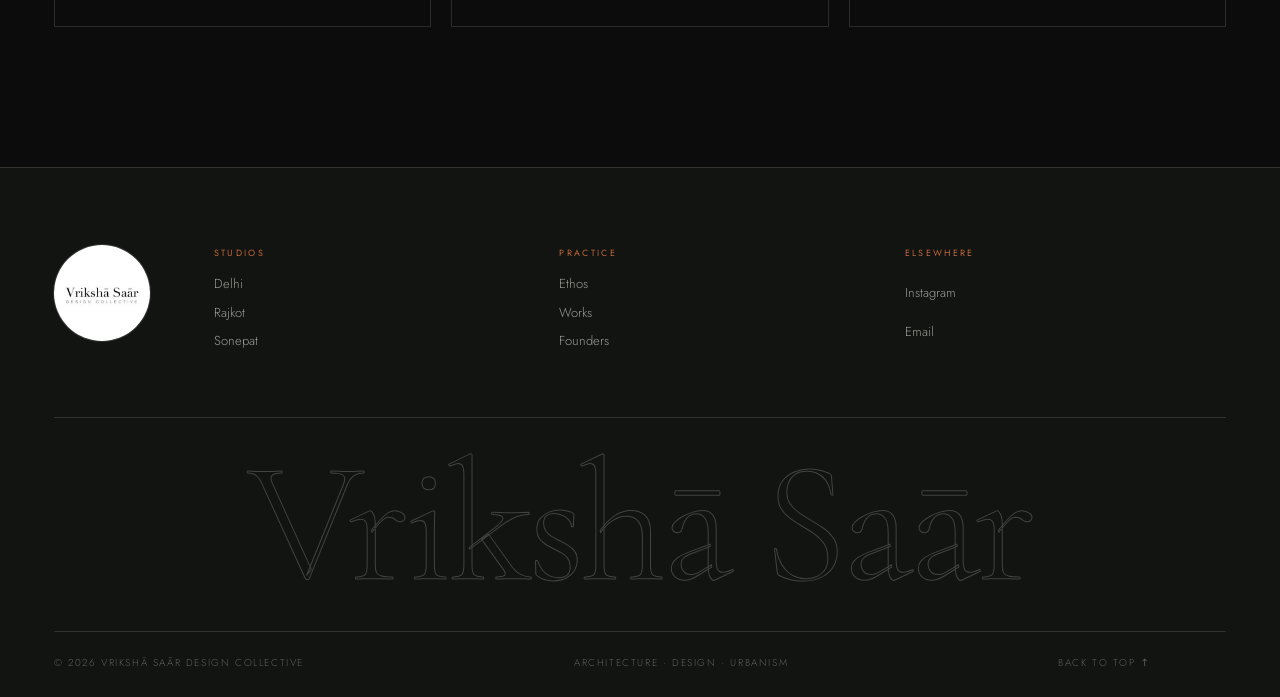
<file: founders.html>
<!doctype html>
<html lang="en-IN">
<head>
<meta charset="utf-8">
<meta name="viewport" content="width=device-width, initial-scale=1, viewport-fit=cover">
<title>Aakash Khurana &amp; Jill Gajera, Architects | Vrikshā Saār</title>
<meta name="description" content="Aakash Khurana and Jill Gajera, the architects who co-founded Vrikshā Saār in 2022, an architecture and urban design practice in Delhi, Rajkot and Sonepat.">
<meta name="robots" content="index, follow, max-image-preview:large">
<meta name="theme-color" content="#0B0C0B">
<link rel="canonical" href="https://zeus-shourya.github.io/vriksha-saar/founders.html">
<link rel="icon" href="assets/img/logo-profile.jpg" type="image/jpeg">
<link rel="apple-touch-icon" href="assets/img/logo-profile.jpg">

<meta property="og:type" content="website">
<meta property="og:site_name" content="Vrikshā Saār Design Collective">
<meta property="og:locale" content="en_IN">
<meta property="og:title" content="Founders: Aakash Khurana &amp; Jill Gajera | Vrikshā Saār">
<meta property="og:description" content="Aakash Khurana and Jill Gajera, co-founders of Vrikshā Saār, an architecture, design and urbanism practice working across Delhi, Rajkot and Sonepat.">
<meta property="og:url" content="https://zeus-shourya.github.io/vriksha-saar/founders.html">
<meta property="og:image" content="https://zeus-shourya.github.io/vriksha-saar/assets/img/studio-morning.jpg">
<meta property="og:image:width" content="1440">
<meta property="og:image:height" content="1919">
<meta property="og:image:alt" content="The Vrikshā Saār studio in the morning, drawings on the wall and a timber model on the table">
<meta name="twitter:card" content="summary_large_image">
<meta name="twitter:title" content="Founders: Aakash Khurana &amp; Jill Gajera | Vrikshā Saār">
<meta name="twitter:description" content="Aakash Khurana and Jill Gajera, co-founders of Vrikshā Saār, an architecture, design and urbanism practice working across Delhi, Rajkot and Sonepat.">
<meta name="twitter:image" content="https://zeus-shourya.github.io/vriksha-saar/assets/img/studio-morning.jpg">
<meta name="twitter:image:alt" content="The Vrikshā Saār studio in the morning, drawings on the wall and a timber model on the table">

<link rel="preconnect" href="https://fonts.googleapis.com">
<link rel="preconnect" href="https://fonts.gstatic.com" crossorigin>
<link href="https://fonts.googleapis.com/css2?family=Cormorant+Garamond:ital,wght@0,300;0,400;0,500;0,600;1,300;1,400&family=Jost:wght@200;300;400;500&display=swap" rel="stylesheet">
<link rel="stylesheet" href="assets/css/style.css">

<script type="application/ld+json">
{
  "@context": "https://schema.org",
  "@graph": [
    {
      "@type": "AboutPage",
      "@id": "https://zeus-shourya.github.io/vriksha-saar/founders.html#webpage",
      "url": "https://zeus-shourya.github.io/vriksha-saar/founders.html",
      "name": "Aakash Khurana & Jill Gajera, Architects | Vrikshā Saār",
      "inLanguage": "en-IN",
      "isPartOf": { "@id": "https://zeus-shourya.github.io/vriksha-saar/#website" },
      "about": { "@id": "https://zeus-shourya.github.io/vriksha-saar/#business" },
      "publisher": { "@id": "https://zeus-shourya.github.io/vriksha-saar/#business" },
      "mainEntity": [
        { "@id": "https://zeus-shourya.github.io/vriksha-saar/founders.html#aakash" },
        { "@id": "https://zeus-shourya.github.io/vriksha-saar/founders.html#jill" }
      ],
      "breadcrumb": { "@id": "https://zeus-shourya.github.io/vriksha-saar/founders.html#breadcrumb" }
    },
    {
      "@type": "Person",
      "@id": "https://zeus-shourya.github.io/vriksha-saar/founders.html#aakash",
      "name": "Aakash Khurana",
      "jobTitle": "Principal Architect, Urban Designer and Planner",
      "description": "Co-founder of Vrikshā Saār (2022) and founder of Banyan Fig. Principal Architect, Urban Designer and Planner, based in New Delhi.",
      "url": "https://zeus-shourya.github.io/vriksha-saar/founders.html#aakash",
      "image": "https://zeus-shourya.github.io/vriksha-saar/assets/img/founder-aakash.jpg",
      "alumniOf": { "@type": "CollegeOrUniversity", "name": "University of Sydney" },
      "worksFor": {
        "@type": "ProfessionalService",
        "@id": "https://zeus-shourya.github.io/vriksha-saar/#business",
        "name": "Vrikshā Saār Design Collective",
        "url": "https://zeus-shourya.github.io/vriksha-saar/"
      },
      "knowsAbout": ["Architecture", "Urban design", "Planning"],
      "sameAs": ["https://www.instagram.com/aakash_khurana"]
    },
    {
      "@type": "Person",
      "@id": "https://zeus-shourya.github.io/vriksha-saar/founders.html#jill",
      "name": "Jill Gajera",
      "jobTitle": "Architect",
      "description": "Co-founder of Vrikshā Saār (2022). Architect working in interior architecture across the Delhi and Rajkot studios.",
      "url": "https://zeus-shourya.github.io/vriksha-saar/founders.html#jill",
      "image": "https://zeus-shourya.github.io/vriksha-saar/assets/img/founder-jill.jpg",
      "worksFor": { "@id": "https://zeus-shourya.github.io/vriksha-saar/#business" },
      "knowsAbout": ["Architecture", "Interior architecture"],
      "sameAs": ["https://www.instagram.com/jill_gajera"]
    },
    {
      "@type": "BreadcrumbList",
      "@id": "https://zeus-shourya.github.io/vriksha-saar/founders.html#breadcrumb",
      "itemListElement": [
        { "@type": "ListItem", "position": 1, "name": "Vrikshā Saār", "item": "https://zeus-shourya.github.io/vriksha-saar/" },
        { "@type": "ListItem", "position": 2, "name": "Founders", "item": "https://zeus-shourya.github.io/vriksha-saar/founders.html" }
      ]
    }
  ]
}
</script>
</head>
<body>

<div class="grain" aria-hidden="true"></div>

<div class="cursor" aria-hidden="true">
  <div class="cursor__dot"></div>
  <div class="cursor__ring"><span class="cursor__label"></span></div>
</div>

<div class="progress" aria-hidden="true"><span class="progress__bar"></span></div>

<!-- ============ PRELOADER ============ -->
<div class="loader" id="loader">
  <div class="loader__inner">
    <img class="loader__stamp" src="assets/img/logo-profile.jpg" alt="" width="150" height="150">
    <div class="loader__meta">
      <span class="loader__tag">Architecture · Design · Urbanism</span>
      <span class="loader__count" id="loaderCount">00</span>
    </div>
    <div class="loader__track"><span class="loader__fill" id="loaderFill"></span></div>
  </div>
  <div class="loader__curtain"></div>
</div>

<!-- ============ NAV ============ -->
<header class="nav" id="nav">
  <a class="logo" href="index.html" data-cursor="Home">
    <span class="logo__word">Vrikshā Saār</span>
    <span class="logo__sub">Design Collective</span>
  </a>

  <nav class="nav__links" aria-label="Primary">
    <a href="index.html#ethos" data-label="Ethos"><span>Ethos</span></a>
    <a href="index.html#approach" data-label="Approach"><span>Approach</span></a>
    <a href="index.html#works" data-label="Works"><span>Works</span></a>
    <a href="founders.html" class="is-active" data-label="Founders"><span>Founders</span></a>
    <a href="index.html#studio" data-label="Studio"><span>Studio</span></a>
    <a href="index.html#careers" data-label="Careers"><span>Careers</span></a>
  </nav>

  <div class="nav__end">
    <a class="btn btn--ghost magnetic" href="#contact" data-cursor="Say hi"><span>Let&rsquo;s Talk</span></a>
    <button class="burger" id="burger" aria-label="Open menu" aria-expanded="false" aria-controls="menu">
      <span></span><span></span>
    </button>
  </div>
</header>

<!-- ============ FULLSCREEN MENU ============ -->
<div class="menu" id="menu" aria-hidden="true">
  <div class="menu__bg"></div>
  <div class="menu__inner">
    <ul class="menu__list">
      <li><a href="index.html#ethos"><em>01</em><span>Ethos</span></a></li>
      <li><a href="index.html#approach"><em>02</em><span>Approach</span></a></li>
      <li><a href="index.html#works"><em>03</em><span>Works</span></a></li>
      <li><a href="index.html#process"><em>04</em><span>Process</span></a></li>
      <li><a href="founders.html"><em>05</em><span>Founders</span></a></li>
      <li><a href="index.html#studio"><em>06</em><span>Studio</span></a></li>
      <li><a href="index.html#careers"><em>07</em><span>Careers</span></a></li>
      <li><a href="#contact"><em>08</em><span>Contact</span></a></li>
    </ul>
    <div class="menu__foot">
      <a href="mailto:vrikshasaar@gmail.com">vrikshasaar@gmail.com</a>
      <a href="https://www.instagram.com/vrikshasaar" target="_blank" rel="noopener">@vrikshasaar</a>
      <span>Delhi · Rajkot · Sonepat</span>
    </div>
  </div>
</div>

<main id="top">

<!-- ============ MASTHEAD ============ -->
<section class="fhead">
  <svg class="fhead__grid" viewBox="0 0 1200 600" preserveAspectRatio="none" aria-hidden="true">
    <defs>
      <pattern id="pg2" width="100" height="100" patternUnits="userSpaceOnUse">
        <path d="M100 0H0V100" fill="none" stroke="currentColor" stroke-width="0.5"/>
      </pattern>
    </defs>
    <rect width="1200" height="600" fill="url(#pg2)"/>
  </svg>

  <div class="wrap">
    <nav class="crumb reveal" aria-label="Breadcrumb">
      <a href="index.html">Vrikshā Saār</a><span aria-hidden="true">/</span><b>Founders</b>
    </nav>

    <h1 class="fhead__title">
      <span class="line" data-split>Two architects.</span>
      <span class="line line--accent" data-split>One long conversation.</span>
    </h1>

    <div class="fhead__row">
      <p class="fhead__lede reveal" data-delay="180">
        Vrikshā Saār was founded in 2022 by <em>Aakash Khurana</em> and
        <em>Jill Gajera</em> &mdash; an architecture practice built on the belief that a building
        should be argued into existence before it is drawn.
      </p>
      <div class="fhead__meta reveal" data-delay="300">
        <span><b>Est.</b>2022</span>
        <span><b>Studios</b>Delhi · Rajkot · Sonepat</span>
      </div>
    </div>
  </div>
</section>

<div class="ticker" aria-hidden="true">
  <div class="ticker__row" id="tickerRow">
    <span>Aakash Khurana</span><b>&#10022;</b><span>Jill Gajera</span><b>&#10022;</b><span>Co-Founders</span><b>&#10022;</b><span>Since 2022</span><b>&#10022;</b>
  </div>
</div>

<!-- ============ FOUNDER 01 ============ -->
<section class="fsec section" id="aakash">
  <div class="wrap">
    <article class="fcard">
      <div class="fcard__aside">
        <span class="fcard__no">01</span>
        <div class="portrait">
          <svg class="portrait__ring" viewBox="0 0 200 200" aria-hidden="true">
            <circle cx="100" cy="100" r="96" fill="none" stroke="currentColor"
                    stroke-width="1" stroke-dasharray="3 7"/>
          </svg>
          <img src="assets/img/founder-aakash.jpg" alt="Aakash Khurana, co-founder of Vrikshā Saār" width="150" height="150" loading="lazy" decoding="async">
        </div>
        <a class="fcard__ig magnetic" href="https://www.instagram.com/aakash_khurana" target="_blank" rel="noopener" data-cursor="Follow">
          @aakash_khurana
          <svg viewBox="0 0 24 24" width="13" height="13" aria-hidden="true"><path d="M5 12h14M13 6l6 6-6 6" fill="none" stroke="currentColor" stroke-width="1.6"/></svg>
        </a>
      </div>

      <div class="fcard__body">
        <p class="eyebrow reveal"><span class="eyebrow__rule"></span>Co-Founder</p>
        <h2 class="fcard__name"><span class="line" data-split>Aakash Khurana</span></h2>
        <!-- role line — edit here if the title changes -->
        <p class="fcard__role reveal" data-delay="120">Principal Architect · Urban Designer · Planner</p>

        <div class="fcard__prose">
          <p class="reveal" data-delay="180">Aakash works across the whole range the practice is named for &mdash; from the way a room meets a courtyard to the way a housing block meets a street. He co-founded Vrikshā Saār in 2022 and also founded Banyan Fig.</p>
          <p class="reveal" data-delay="240">His side of the studio sits closest to the planning questions: orientation, wind, water, density, and the public life that happens between buildings &mdash; the decisions taken long before anything is visible on site.</p>
        </div>

        <dl class="fcard__facts reveal" data-delay="300">
          <div><dt>Discipline</dt><dd>Architect · Urban Designer · Planner</dd></div>
          <div><dt>Education</dt><dd>University of Sydney</dd></div>
          <div><dt>Also founded</dt><dd>Banyan Fig</dd></div>
          <div><dt>Also at</dt><dd>The Design Village &mdash; Taskbox Manager</dd></div>
          <div><dt>Based in</dt><dd>New Delhi</dd></div>
        </dl>
      </div>
    </article>
  </div>
</section>

<!-- ============ FOUNDER 02 ============ -->
<section class="fsec fsec--alt section" id="jill">
  <div class="wrap">
    <article class="fcard fcard--flip">
      <div class="fcard__aside">
        <span class="fcard__no">02</span>
        <div class="portrait">
          <svg class="portrait__ring" viewBox="0 0 200 200" aria-hidden="true">
            <circle cx="100" cy="100" r="96" fill="none" stroke="currentColor"
                    stroke-width="1" stroke-dasharray="3 7"/>
          </svg>
          <img src="assets/img/founder-jill.jpg" alt="Jill Gajera, co-founder of Vrikshā Saār" width="150" height="150" loading="lazy" decoding="async">
        </div>
        <a class="fcard__ig magnetic" href="https://www.instagram.com/jill_gajera" target="_blank" rel="noopener" data-cursor="Follow">
          @jill_gajera
          <svg viewBox="0 0 24 24" width="13" height="13" aria-hidden="true"><path d="M5 12h14M13 6l6 6-6 6" fill="none" stroke="currentColor" stroke-width="1.6"/></svg>
        </a>
      </div>

      <div class="fcard__body">
        <p class="eyebrow reveal"><span class="eyebrow__rule"></span>Co-Founder</p>
        <h2 class="fcard__name"><span class="line" data-split>Jill Gajera</span></h2>
        <!-- role line — edit here if the title changes -->
        <p class="fcard__role reveal" data-delay="120">Architect</p>

        <div class="fcard__prose">
          <p class="reveal" data-delay="180">Jill co-founded Vrikshā Saār in 2022. Her work runs the length of a project &mdash; from the first conversation with a client through to the last detail settled on site.</p>
          <p class="reveal" data-delay="240">Material, light, proportion and joinery are her territory: the interiors and the three-inch decisions that a drawing never fully resolves, and that only get made by standing in the room.</p>
        </div>

        <dl class="fcard__facts reveal" data-delay="300">
          <div><dt>Discipline</dt><dd>Architect · Interior Architecture</dd></div>
          <div><dt>Practice</dt><dd>Co-Founder, Vrikshā Saār</dd></div>
          <div><dt>Since</dt><dd>2022</dd></div>
          <div><dt>Studios</dt><dd>Delhi · Rajkot</dd></div>
        </dl>
      </div>
    </article>
  </div>
</section>

<!-- ============ TOGETHER ============ -->
<section class="together section">
  <div class="together__media" data-parallax="0.12">
    <img src="assets/img/studio-morning.jpg" alt="The Vrikshā Saār studio in the morning, drawings on the wall and a timber model on the table" loading="lazy" decoding="async">
  </div>
  <div class="wrap together__wrap">
    <p class="eyebrow eyebrow--light reveal"><span class="eyebrow__rule"></span>How it works between them</p>
    <blockquote class="together__quote">
      <span class="line" data-split>&ldquo;Architecture doesn&rsquo;t always rely on bigger</span>
      <span class="line" data-split>gestures. Sometimes it&rsquo;s a six-inch pool of</span>
      <span class="line" data-split>water that cools an entire house.&rdquo;</span>
    </blockquote>
    <p class="together__attr reveal" data-delay="240">
      Two people who agree on very little except the thing that matters &mdash;
      that the argument has to happen first, out loud, with the client in the room.
    </p>
  </div>
</section>

<!-- ============ COLLECTIVE ============ -->
<section class="fcoll section">
  <div class="wrap">
    <div class="sec-head sec-head--split">
      <div>
        <p class="eyebrow reveal"><span class="eyebrow__rule"></span>Beyond the two</p>
        <h2 class="h-display"><span class="line" data-split>The rest of</span><span class="line" data-split>the collective</span></h2>
      </div>
      <p class="sec-head__note reveal">Vrikshā Saār runs as a collective rather than a hierarchy. Everyone draws, everyone visits site, and everyone is expected to defend a position out loud.</p>
    </div>

    <ul class="croll">
      <li class="reveal"><b>Hetvi Patel</b><i>Architect · Interiors</i></li>
      <li class="reveal" data-delay="80"><b>Bhavi Mandavia</b><i>Architect</i></li>
      <li class="reveal" data-delay="160"><b>Neha</b><i>Architect</i></li>
      <li class="reveal" data-delay="240"><b>Ashvin</b><i>Architect</i></li>
      <li class="reveal" data-delay="320"><b>Pratishtha</b><i>Architect</i></li>
    </ul>
  </div>
</section>

<!-- ============ CONTACT ============ -->
<section class="contact section" id="contact">
  <div class="wrap">
    <p class="eyebrow reveal"><span class="eyebrow__rule"></span>Talk to the founders</p>
    <h2 class="contact__big">
      <span class="line" data-split>Bring us</span>
      <span class="line line--accent" data-split>a difficult site.</span>
    </h2>

    <div class="contact__grid">
      <a class="ccard magnetic reveal" href="mailto:vrikshasaar@gmail.com" data-cursor="Mail">
        <span class="ccard__k">Email</span>
        <span class="ccard__v">vrikshasaar@gmail.com</span>
        <svg viewBox="0 0 24 24" aria-hidden="true"><path d="M5 12h14M13 6l6 6-6 6" fill="none" stroke="currentColor" stroke-width="1.4"/></svg>
      </a>
      <a class="ccard magnetic reveal" data-delay="120" data-wa href="#" target="_blank" rel="noopener" data-cursor="Chat">
        <span class="ccard__k">WhatsApp</span>
        <span class="ccard__v">Message the studio</span>
        <svg viewBox="0 0 24 24" aria-hidden="true"><path d="M5 12h14M13 6l6 6-6 6" fill="none" stroke="currentColor" stroke-width="1.4"/></svg>
      </a>
      <a class="ccard magnetic reveal" data-delay="240" href="index.html#works" data-cursor="View">
        <span class="ccard__k">See the work</span>
        <span class="ccard__v">Selected projects</span>
        <svg viewBox="0 0 24 24" aria-hidden="true"><path d="M5 12h14M13 6l6 6-6 6" fill="none" stroke="currentColor" stroke-width="1.4"/></svg>
      </a>
    </div>
  </div>
</section>

</main>

<!-- ============ FOOTER ============ -->
<footer class="foot">
  <div class="wrap">
    <div class="foot__top">
      <img class="foot__stamp" src="assets/img/logo-profile.jpg" alt="Vrikshā Saār Design Collective" width="150" height="150" loading="lazy" decoding="async">
      <div class="foot__cols">
        <div><b>Studios</b><span>Delhi</span><span>Rajkot</span><span>Sonepat</span></div>
        <div><b>Practice</b><a href="index.html#ethos">Ethos</a><a href="index.html#works">Works</a><a href="founders.html">Founders</a></div>
        <div><b>Elsewhere</b><a href="https://www.instagram.com/vrikshasaar" target="_blank" rel="noopener">Instagram</a><a href="mailto:vrikshasaar@gmail.com">Email</a></div>
      </div>
    </div>

    <div class="foot__mark" aria-hidden="true"><span>Vrikshā Saār</span></div>

    <div class="foot__bar">
      <span>&copy; <span id="yr">2026</span> Vrikshā Saār Design Collective</span>
      <span>Architecture · Design · Urbanism</span>
      <a href="#top" class="foot__up" data-cursor="Top">Back to top &uarr;</a>
    </div>
  </div>
</footer>

<!-- ============ WHATSAPP FAB ============ -->
<a class="wa" id="wa" href="#" target="_blank" rel="noopener" aria-label="Chat with Vrikshā Saār on WhatsApp" data-cursor="Chat">
  <span class="wa__pulse" aria-hidden="true"></span>
  <span class="wa__tip">Chat with us</span>
  <svg viewBox="0 0 32 32" width="26" height="26" aria-hidden="true">
    <path fill="currentColor" d="M16.04 3C9.4 3 4 8.4 4 15.04c0 2.12.56 4.19 1.62 6.02L4 29l8.13-1.57a12.02 12.02 0 0 0 3.91.66h.01C22.69 28.09 28.09 22.69 28.09 16.04 28.09 8.4 22.69 3 16.04 3zm0 22.08h-.01c-1.2 0-2.38-.2-3.5-.6l-.25-.09-4.82.93.94-4.7-.16-.26a9.96 9.96 0 0 1-1.53-5.32c0-5.52 4.5-10.01 10.03-10.01 2.68 0 5.19 1.04 7.08 2.94a9.94 9.94 0 0 1 2.93 7.08c0 5.52-4.5 10.03-10.03 10.03zm5.5-7.5c-.3-.15-1.78-.88-2.06-.98-.28-.1-.48-.15-.68.15-.2.3-.78.98-.95 1.18-.18.2-.35.22-.65.08-.3-.15-1.27-.47-2.42-1.49-.9-.8-1.5-1.78-1.67-2.08-.18-.3-.02-.46.13-.61.14-.13.3-.35.45-.53.15-.18.2-.3.3-.5.1-.2.05-.38-.02-.53-.08-.15-.68-1.63-.93-2.23-.24-.58-.49-.5-.68-.51h-.58c-.2 0-.53.08-.8.38-.28.3-1.05 1.03-1.05 2.5s1.08 2.9 1.23 3.1c.15.2 2.12 3.24 5.14 4.54.72.31 1.28.5 1.71.63.72.23 1.37.2 1.89.12.58-.09 1.78-.73 2.03-1.43.25-.7.25-1.3.18-1.43-.08-.13-.28-.2-.58-.35z"/>
  </svg>
</a>

<script src="assets/js/main.js"></script>
</body>
</html>
</file>
<file: assets/css/style.css>
/* =====================================================================
   VRIKSHĀ SAĀR — Design Collective
   Architecture, Design & Urbanism
   ===================================================================== */

/* ---------- TOKENS ---------- */
:root{
  --ink:        #0B0C0B;
  --ink-2:      #121412;
  --ink-3:      #1A1D1A;
  --ink-4:      #262A26;

  --bone:       #F1EDE4;
  --bone-2:     #E2DCCE;
  --bone-3:     #CFC7B6;

  --clay:       #C2673A;
  --clay-2:     #D98B5C;
  --moss:       #55654E;

  --on-dark:    rgba(241,237,228,.62);
  --on-dark-2:  rgba(241,237,228,.34);
  --on-light:   rgba(11,12,11,.62);
  --on-light-2: rgba(11,12,11,.32);

  --hair-d:     rgba(241,237,228,.14);
  --hair-l:     rgba(11,12,11,.13);

  --serif: "Cormorant Garamond", "Times New Roman", serif;
  --sans:  "Jost", ui-sans-serif, system-ui, -apple-system, "Segoe UI", sans-serif;

  --gut:  clamp(1.25rem, 4.2vw, 4.5rem);
  --max:  1560px;
  --sec:  clamp(5.5rem, 11vw, 11rem);

  --e-out: cubic-bezier(.16,1,.3,1);
  --e-io:  cubic-bezier(.66,0,.24,1);

  --nav-h: 82px;
}

/* ---------- RESET ---------- */
*,*::before,*::after{ box-sizing:border-box; }
html{ -webkit-text-size-adjust:100%; scroll-behavior:smooth; }
body{
  margin:0;
  background:var(--ink);
  color:var(--bone);
  font-family:var(--sans);
  font-weight:300;
  font-size:clamp(.95rem,.86rem + .32vw,1.0625rem);
  line-height:1.7;
  -webkit-font-smoothing:antialiased;
  text-rendering:optimizeLegibility;
  overflow-x:hidden;
}
body.is-locked{ overflow:hidden; }
img,svg{ display:block; max-width:100%; }
img{ height:auto; }
a{ color:inherit; text-decoration:none; }
button{ font:inherit; color:inherit; background:none; border:0; cursor:pointer; }
h1,h2,h3,h4,p,figure,blockquote,dl,dd{ margin:0; }
ul,ol{ margin:0; padding:0; list-style:none; }
::selection{ background:var(--clay); color:var(--bone); }

section[id], main[id]{ scroll-margin-top:calc(var(--nav-h) + 16px); }

.wrap{ width:100%; max-width:var(--max); margin-inline:auto; padding-inline:var(--gut); }
.section{ position:relative; padding-block:var(--sec); }

/* ---------- GRAIN ---------- */
.grain{
  position:fixed; inset:-120px; z-index:9000; pointer-events:none;
  opacity:.5; mix-blend-mode:overlay;
  background-image:url("data:image/svg+xml,%3Csvg xmlns='http://www.w3.org/2000/svg' width='240' height='240'%3E%3Cfilter id='n'%3E%3CfeTurbulence type='fractalNoise' baseFrequency='.82' numOctaves='3' stitchTiles='stitch'/%3E%3CfeColorMatrix type='saturate' values='0'/%3E%3C/filter%3E%3Crect width='240' height='240' filter='url(%23n)' opacity='.42'/%3E%3C/svg%3E");
  animation:grain 7s steps(6) infinite;
}
@keyframes grain{
  0%,100%{transform:translate(0,0)}      16%{transform:translate(-12px,8px)}
  33%{transform:translate(9px,-14px)}    50%{transform:translate(-8px,-9px)}
  66%{transform:translate(14px,6px)}     83%{transform:translate(-6px,12px)}
}

/* ---------- SCROLL PROGRESS ---------- */
.progress{
  position:fixed; top:0; left:0; right:0; height:2px; z-index:8000;
  background:rgba(241,237,228,.07); pointer-events:none;
}
.progress__bar{
  display:block; height:100%; width:0%;
  background:linear-gradient(90deg,var(--clay),var(--clay-2));
  transition:width .08s linear;
}

/* ---------- CUSTOM CURSOR ---------- */
.cursor{ position:fixed; inset:0; z-index:9500; pointer-events:none; display:none; }
body.cursor-on .cursor{ display:block; }
.cursor__dot,.cursor__ring{
  position:absolute; top:0; left:0; border-radius:50%;
  transform:translate3d(-50%,-50%,0); will-change:transform;
}
.cursor__dot{ width:5px; height:5px; background:var(--clay); }
.cursor__ring{
  width:40px; height:40px; border:1px solid rgba(241,237,228,.4);
  display:grid; place-items:center;
  transition:width .38s var(--e-out), height .38s var(--e-out),
             background-color .38s var(--e-out), border-color .38s var(--e-out);
}
.cursor__label{
  font-size:.5625rem; letter-spacing:.16em; text-transform:uppercase;
  color:var(--ink); opacity:0; transform:scale(.7);
  transition:opacity .3s var(--e-out), transform .3s var(--e-out);
  white-space:nowrap; font-weight:500;
}
.cursor.is-hover .cursor__ring{ width:26px; height:26px; border-color:var(--clay); }
.cursor.is-label .cursor__ring{
  width:78px; height:78px; background:var(--clay); border-color:var(--clay);
}
.cursor.is-label .cursor__label{ opacity:1; transform:scale(1); }
.cursor.is-label .cursor__dot{ opacity:0; }
body.cursor-on{ cursor:none; }
body.cursor-on a,body.cursor-on button{ cursor:none; }

/* ---------- PRELOADER ---------- */
.loader{
  position:fixed; inset:0; z-index:9800;
  background:var(--bone); display:grid; place-items:center;
}
.loader__inner{ width:min(420px,72vw); text-align:center; }
.loader__stamp{
  width:112px; height:112px; margin:0 auto 1.8rem; border-radius:50%;
  object-fit:cover; opacity:0; transform:scale(.88);
  animation:stampIn 1.1s var(--e-out) .1s forwards;
  box-shadow:0 0 0 1px rgba(11,12,11,.1);
}
@keyframes stampIn{ to{ opacity:1; transform:scale(1); } }
.loader__meta{
  display:flex; justify-content:space-between; align-items:flex-end;
  color:var(--ink); margin-bottom:.7rem;
}
.loader__tag{ font-size:.625rem; letter-spacing:.24em; text-transform:uppercase; opacity:.5; }
.loader__count{ font-family:var(--serif); font-size:1.75rem; line-height:1; }
.loader__track{ height:1px; background:rgba(11,12,11,.14); overflow:hidden; }
.loader__fill{ display:block; height:100%; width:0%; background:var(--ink); }
.loader__curtain{ position:absolute; inset:0; background:var(--ink); transform:scaleY(0); transform-origin:bottom; }
.loader.is-out .loader__inner{ opacity:0; transform:translateY(-14px); transition:.5s var(--e-io); }
.loader.is-out .loader__curtain{ transform:scaleY(1); transition:transform .8s var(--e-io); }
.loader.is-gone{ opacity:0; visibility:hidden; transition:opacity .4s .75s, visibility 0s .95s; }

/* ---------- TYPE PRIMITIVES ---------- */
.eyebrow{
  display:flex; align-items:center; gap:.85rem;
  font-size:.625rem; letter-spacing:.26em; text-transform:uppercase;
  font-weight:400; color:var(--on-dark); margin-bottom:1.6rem;
}
.eyebrow__rule{
  display:block; width:clamp(28px,4vw,56px); height:1px;
  background:var(--clay); transform-origin:left; transform:scaleX(0);
  transition:transform .8s var(--e-out) .1s;
}
.reveal.is-in .eyebrow__rule,.eyebrow.is-in .eyebrow__rule{ transform:scaleX(1); }
.eyebrow--light{ color:var(--on-dark); }

.h-display{
  font-family:var(--serif); font-weight:400;
  font-size:clamp(2.5rem,1.2rem + 5.4vw,5.6rem);
  line-height:.96; letter-spacing:-.015em;
}
.h-display--sm{ font-size:clamp(2.1rem,1.2rem + 3.4vw,3.6rem); }

.line{ display:block; }
/* Each word masks itself, so a line that wraps still reveals cleanly. */
.w{
  display:inline-block; overflow:hidden; vertical-align:bottom;
  padding-bottom:.14em; margin-bottom:-.14em;
}
.w > i{
  display:inline-block; font-style:inherit;
  transform:translateY(112%) rotate(2deg); opacity:0;
  transition:transform .95s var(--e-out), opacity .7s var(--e-out);
  transition-delay:var(--d,0ms);
}
.is-in .w > i{ transform:translateY(0) rotate(0); opacity:1; }

.reveal{
  opacity:0; transform:translateY(28px);
  transition:opacity .9s var(--e-out), transform .9s var(--e-out);
}
.reveal.is-in{ opacity:1; transform:none; }

.line--accent{ color:var(--clay); font-style:italic; }

/* ---------- BUTTONS ---------- */
.btn{
  position:relative; display:inline-flex; align-items:center; gap:.7rem;
  padding:.95rem 1.7rem; border-radius:100px;
  font-size:.6875rem; letter-spacing:.2em; text-transform:uppercase; font-weight:400;
  overflow:hidden; isolation:isolate; white-space:nowrap;
  transition:color .45s var(--e-out), border-color .45s var(--e-out);
}
.btn::before{
  content:""; position:absolute; inset:0; z-index:-1; border-radius:inherit;
  background:var(--clay); transform:translateY(101%);
  transition:transform .6s var(--e-out);
}
.btn:hover::before{ transform:translateY(0); }
.btn--ghost{ border:1px solid var(--hair-d); color:var(--bone); }
.btn--ghost:hover{ color:var(--bone); border-color:var(--clay); }
.btn--solid{ background:var(--bone); color:var(--ink); }
.btn--solid:hover{ color:var(--bone); }
.btn svg{ transition:transform .5s var(--e-out); }
.btn:hover svg{ transform:translateX(5px); }

/* ---------- NAV ---------- */
.nav{
  position:fixed; top:0; left:0; right:0; z-index:7000;
  height:var(--nav-h);
  display:flex; align-items:center; justify-content:space-between; gap:1.5rem;
  padding-inline:var(--gut);
  transition:height .5s var(--e-out), background-color .5s var(--e-out),
             backdrop-filter .5s var(--e-out), border-color .5s var(--e-out);
  border-bottom:1px solid transparent;
}
.nav.is-stuck{
  height:64px; background:rgba(11,12,11,.72);
  backdrop-filter:blur(16px) saturate(1.2);
  -webkit-backdrop-filter:blur(16px) saturate(1.2);
  border-bottom-color:var(--hair-d);
}
.nav.is-hidden{ transform:translateY(-100%); transition:transform .5s var(--e-io); }

.logo{ display:flex; flex-direction:column; gap:.18rem; line-height:1; }
.logo__word{
  font-family:var(--serif); font-size:clamp(1.15rem,1rem + .5vw,1.5rem);
  font-weight:500; letter-spacing:.005em;
}
.logo__sub{
  font-size:.5rem; letter-spacing:.42em; text-transform:uppercase;
  color:var(--on-dark-2); padding-left:.12em;
  transition:color .5s var(--e-out);
}
.logo:hover .logo__sub{ color:var(--clay); }

.nav__links{ display:flex; gap:clamp(1.1rem,2vw,2.3rem); }
.nav__links a{
  position:relative; font-size:.6875rem; letter-spacing:.2em;
  text-transform:uppercase; color:var(--on-dark); overflow:hidden;
  display:block; height:1.2em;
}
.nav__links a span{ display:block; transition:transform .5s var(--e-out), color .5s var(--e-out); }
.nav__links a::after{
  content:attr(data-label); position:absolute; left:0; top:0;
  color:var(--clay); transform:translateY(125%);
  transition:transform .5s var(--e-out);
}
.nav__links a:hover span{ transform:translateY(-125%); }
.nav__links a:hover::after{ transform:translateY(0); }
.nav__links a.is-active span{ color:var(--bone); }
.nav__links a.is-active::before{
  content:""; position:absolute; left:0; bottom:-6px; width:100%; height:1px;
  background:var(--clay);
}

.nav__end{ display:flex; align-items:center; gap:1rem; }

.burger{ display:none; width:34px; height:34px; position:relative; }
.burger span{
  position:absolute; left:6px; right:6px; height:1px; background:var(--bone);
  transition:transform .45s var(--e-out), opacity .3s;
}
.burger span:nth-child(1){ top:14px; }
.burger span:nth-child(2){ top:20px; }
.burger.is-on span:nth-child(1){ transform:translateY(3px) rotate(45deg); }
.burger.is-on span:nth-child(2){ transform:translateY(-3px) rotate(-45deg); }

/* ---------- FULLSCREEN MENU ---------- */
.menu{ position:fixed; inset:0; z-index:6500; visibility:hidden; }
.menu.is-open{ visibility:visible; }
.menu__bg{
  position:absolute; inset:0; background:var(--ink-2);
  transform:scaleY(0); transform-origin:top; transition:transform .7s var(--e-io);
}
.menu.is-open .menu__bg{ transform:scaleY(1); }
.menu__inner{
  position:relative; height:100%;
  display:flex; flex-direction:column; justify-content:center; gap:2.5rem;
  padding:calc(var(--nav-h) + 2rem) var(--gut) 2.5rem;
}
.menu__list li{ overflow:hidden; border-bottom:1px solid var(--hair-d); }
.menu__list a{
  display:flex; align-items:baseline; gap:1.2rem; padding:.55rem 0;
  font-family:var(--serif); font-size:clamp(2rem,9vw,3.4rem); line-height:1.12;
  transform:translateY(105%); transition:transform .7s var(--e-out), color .4s;
}
.menu.is-open .menu__list a{ transform:translateY(0); }
.menu__list li:nth-child(1) a{ transition-delay:.18s }
.menu__list li:nth-child(2) a{ transition-delay:.24s }
.menu__list li:nth-child(3) a{ transition-delay:.30s }
.menu__list li:nth-child(4) a{ transition-delay:.36s }
.menu__list li:nth-child(5) a{ transition-delay:.42s }
.menu__list li:nth-child(6) a{ transition-delay:.48s }
.menu__list li:nth-child(7) a{ transition-delay:.54s }
.menu__list a:hover{ color:var(--clay); }
.menu__list em{
  font-family:var(--sans); font-style:normal; font-size:.625rem;
  letter-spacing:.2em; color:var(--on-dark-2);
}
.menu__foot{
  display:flex; flex-wrap:wrap; gap:.4rem 1.6rem;
  font-size:.6875rem; letter-spacing:.14em; text-transform:uppercase;
  color:var(--on-dark-2); opacity:0; transition:opacity .5s .55s;
}
.menu.is-open .menu__foot{ opacity:1; }
.menu__foot a:hover{ color:var(--clay); }

/* ---------- HERO ---------- */
.hero{
  position:relative; min-height:100svh;
  display:flex; flex-direction:column; justify-content:flex-end;
  padding:calc(var(--nav-h) + 3rem) var(--gut) clamp(1.5rem,3.5vw,2.6rem);
  overflow:hidden; isolation:isolate;
}
.hero__media{ position:absolute; inset:-6% 0 -6%; z-index:-2; }
.hero__media img{ width:100%; height:100%; object-fit:cover; object-position:50% 62%; }
.hero__scrim{
  position:absolute; inset:0;
  background:
    linear-gradient(to top, var(--ink) 4%, rgba(11,12,11,.72) 34%, rgba(11,12,11,.3) 62%, rgba(11,12,11,.55) 100%),
    linear-gradient(105deg, rgba(11,12,11,.72), transparent 62%);
}
.hero__grid{
  position:absolute; inset:0; z-index:-1; width:100%; height:100%;
  color:rgba(241,237,228,.12); opacity:0;
  animation:gridIn 2.2s var(--e-out) .35s forwards;
}
@keyframes gridIn{ to{ opacity:1 } }

.hero__content{ width:100%; max-width:var(--max); margin-inline:auto; }
.hero__title{
  font-family:var(--serif); font-weight:300;
  font-size:clamp(2.7rem,.8rem + 8.2vw,8.4rem);
  line-height:.93; letter-spacing:-.022em;
  margin-bottom:clamp(1.8rem,3.5vw,3rem);
}
.hero__row{
  display:flex; flex-wrap:wrap; align-items:flex-end; justify-content:space-between;
  gap:2rem; padding-top:clamp(1.2rem,2.4vw,2rem); border-top:1px solid var(--hair-d);
}
.hero__lede{ max-width:46ch; color:var(--on-dark); font-size:1.0625rem; }
.hero__lede em{ color:var(--bone); font-style:italic; font-family:var(--serif); font-size:1.18em; }

.hero__base{
  width:100%; max-width:var(--max); margin:clamp(2.2rem,5vw,4rem) auto 0;
  display:flex; align-items:flex-end; justify-content:space-between; gap:2rem;
}
.scrollcue{ display:flex; align-items:center; gap:.85rem; color:var(--on-dark-2); }
.scrollcue__line{ position:relative; display:block; width:1px; height:46px; background:var(--hair-d); overflow:hidden; }
.scrollcue__line::after{
  content:""; position:absolute; left:0; top:0; width:100%; height:44%;
  background:var(--clay); animation:cue 2.1s var(--e-io) infinite;
}
@keyframes cue{ 0%{transform:translateY(-100%)} 60%,100%{transform:translateY(230%)} }
.scrollcue__txt{ font-size:.5625rem; letter-spacing:.26em; text-transform:uppercase; }

.hero__stats{ display:flex; gap:clamp(1.4rem,3.4vw,3.4rem); }
.hero__stats span{ display:flex; flex-direction:column; gap:.1rem; }
.hero__stats b{ font-family:var(--serif); font-weight:400; font-size:clamp(1.5rem,2.4vw,2.4rem); line-height:1; }
.hero__stats i{ font-style:normal; font-size:.5625rem; letter-spacing:.2em; text-transform:uppercase; color:var(--on-dark-2); }

/* ---------- TICKER ---------- */
.ticker{
  border-block:1px solid var(--hair-d); background:var(--ink-2);
  overflow:hidden; padding-block:1.1rem;
}
.ticker__row{
  display:flex; align-items:center; gap:2.2rem; width:max-content;
  animation:marquee 34s linear infinite;
}
.ticker:hover .ticker__row{ animation-play-state:paused; }
.ticker__row span{
  font-family:var(--serif); font-size:clamp(1.2rem,2.6vw,2.2rem);
  letter-spacing:-.01em; white-space:nowrap; color:var(--bone);
}
.ticker__row b{ color:var(--clay); font-size:.7rem; font-weight:400; }
@keyframes marquee{ to{ transform:translateX(-50%) } }

/* ---------- ETHOS ---------- */
.ethos{ background:var(--ink); }
.ethos__head{
  display:grid; grid-template-columns:minmax(0,1fr) minmax(0,1.5fr);
  gap:clamp(2rem,5vw,5rem); align-items:start; margin-bottom:clamp(3rem,7vw,6rem);
}
.ethos__gloss{ display:grid; gap:1.6rem; }
.gloss{
  display:grid; grid-template-columns:auto auto minmax(0,1fr);
  align-items:baseline; gap:.5rem 1.2rem;
  padding-bottom:1.5rem; border-bottom:1px solid var(--hair-d);
}
.gloss__dev{ font-size:1.5rem; color:var(--clay); line-height:1; }
.gloss__rom{ font-family:var(--serif); font-size:1.75rem; letter-spacing:.01em; }
.gloss__def{ color:var(--on-dark); font-size:.9375rem; }

.statement{
  font-family:var(--serif); font-weight:300;
  font-size:clamp(1.5rem,.55rem + 2.55vw,3rem);
  line-height:1.22; letter-spacing:-.012em;
  max-width:24em; margin-bottom:clamp(3rem,6vw,5.5rem);
}

.ethos__body{
  display:grid; grid-template-columns:minmax(0,.42fr) minmax(0,1fr);
  gap:clamp(2rem,6vw,6rem); align-items:center;
}
.tree{ width:min(220px,100%); color:var(--clay); justify-self:center; }
.tree .dash{ stroke-dasharray:var(--len,300); stroke-dashoffset:var(--len,300); }
.tree.is-in .dash{ animation:draw 1.9s var(--e-out) forwards; }
.tree .dash:nth-child(1){ animation-delay:.05s } .tree .dash:nth-child(2){ animation-delay:.3s }
.tree .dash:nth-child(3){ animation-delay:.42s } .tree .dash:nth-child(4){ animation-delay:.54s }
.tree .dash:nth-child(5){ animation-delay:.68s } .tree .dash:nth-child(6){ animation-delay:.78s }
.tree .dash:nth-child(7){ animation-delay:.2s }  .tree .dash:nth-child(8){ animation-delay:.24s }
.tree .dash:nth-child(9){ animation-delay:.28s }
@keyframes draw{ to{ stroke-dashoffset:0 } }
.tree .leaves circle{ opacity:0; transform-box:fill-box; transform-origin:center; }
.tree.is-in .leaves circle{ animation:pop .7s var(--e-out) forwards; }
.tree.is-in .leaves circle:nth-child(1){ animation-delay:1.1s } .tree.is-in .leaves circle:nth-child(2){ animation-delay:1.2s }
.tree.is-in .leaves circle:nth-child(3){ animation-delay:1.3s } .tree.is-in .leaves circle:nth-child(4){ animation-delay:1.4s }
.tree.is-in .leaves circle:nth-child(5){ animation-delay:1.5s }
@keyframes pop{ from{opacity:0;transform:scale(0)} to{opacity:1;transform:scale(1)} }

.ethos__text p{ color:var(--on-dark); max-width:56ch; margin-bottom:1.3rem; }
.pull{
  margin-top:2.4rem; padding-left:clamp(1.2rem,2.4vw,2rem);
  border-left:1px solid var(--clay);
  font-family:var(--serif); font-size:clamp(1.2rem,1.9vw,1.75rem);
  line-height:1.38; color:var(--bone); font-style:italic; max-width:40ch;
}

/* ---------- SECTION HEADS ---------- */
.sec-head{ margin-bottom:clamp(2.6rem,5vw,4.5rem); }
.sec-head--split{
  display:grid; grid-template-columns:minmax(0,1.3fr) minmax(0,1fr);
  gap:clamp(1.5rem,4vw,4rem); align-items:end;
}
.sec-head__note{ color:var(--on-dark); max-width:42ch; font-size:.9375rem; }

/* ---------- APPROACH LIST ---------- */
.approach{ background:var(--ink-2); }
.alist{ border-top:1px solid var(--hair-d); position:relative; z-index:2; }
.alist__item{
  position:relative; display:grid;
  grid-template-columns:clamp(46px,5vw,84px) minmax(0,1.05fr) minmax(0,1.1fr) 40px;
  align-items:center; gap:clamp(.6rem,2vw,2rem);
  padding-block:clamp(1.3rem,2.6vw,2.1rem);
  border-bottom:1px solid var(--hair-d);
  cursor:default; transition:padding-left .55s var(--e-out);
}
.alist__item::after{
  content:""; position:absolute; left:0; bottom:-1px; height:1px; width:100%;
  background:var(--clay); transform:scaleX(0); transform-origin:left;
  transition:transform .7s var(--e-out);
}
.alist__item:hover::after{ transform:scaleX(1); }
@media (hover:hover){ .alist__item:hover{ padding-left:clamp(.6rem,1.4vw,1.4rem); } }
.alist__no{ font-size:.625rem; letter-spacing:.2em; color:var(--on-dark-2); transition:color .5s; }
.alist__item:hover .alist__no{ color:var(--clay); }
.alist__title{
  font-family:var(--serif); font-weight:400;
  font-size:clamp(1.4rem,1rem + 1.9vw,2.6rem); line-height:1.08;
  letter-spacing:-.012em; overflow:hidden;
}
.alist__title span{ display:block; transition:transform .6s var(--e-out); }
.alist__item:hover .alist__title span{ transform:translateX(10px); }
.alist__desc{ color:var(--on-dark); font-size:.9375rem; max-width:46ch; }
.alist__arrow{
  width:22px; height:22px; color:var(--clay); justify-self:end;
  opacity:0; transform:translateX(-10px);
  transition:opacity .5s var(--e-out), transform .5s var(--e-out);
}
.alist__item:hover .alist__arrow{ opacity:1; transform:translateX(0); }

.alist__preview{
  position:fixed; top:0; left:0; z-index:1;
  width:clamp(220px,20vw,320px); aspect-ratio:4/5;
  overflow:hidden; pointer-events:none;
  opacity:0; transform:translate3d(-50%,-50%,0) scale(.9);
  transition:opacity .5s var(--e-out), transform .5s var(--e-out);
  will-change:transform; box-shadow:0 30px 70px rgba(0,0,0,.5);
}
.alist__preview.is-on{ opacity:1; transform:translate3d(-50%,-50%,0) scale(1); }
.alist__preview img{ width:100%; height:100%; object-fit:cover; }
@media (hover:none){ .alist__preview{ display:none; } }

/* ---------- WORKS ---------- */
.works{ background:var(--ink); }
.filters{
  display:flex; flex-wrap:wrap; gap:.5rem;
  margin-bottom:clamp(1.8rem,3.4vw,2.8rem);
  padding-bottom:1.4rem; border-bottom:1px solid var(--hair-d);
}
.filters__btn{
  position:relative; padding:.55rem 1.1rem; border-radius:100px;
  border:1px solid var(--hair-d);
  font-size:.625rem; letter-spacing:.2em; text-transform:uppercase;
  color:var(--on-dark);
  transition:color .4s var(--e-out), border-color .4s var(--e-out), background-color .4s var(--e-out);
}
.filters__btn sup{ font-size:.5rem; opacity:.55; margin-left:.25em; }
.filters__btn:hover{ color:var(--bone); border-color:var(--on-dark-2); }
.filters__btn.is-on{ background:var(--bone); border-color:var(--bone); color:var(--ink); }

.grid{
  display:grid; grid-template-columns:repeat(6,1fr);
  gap:clamp(.8rem,1.6vw,1.6rem);
}
.card{
  position:relative; grid-column:span 2; isolation:isolate;
  opacity:0; transform:translateY(38px);
  transition:opacity .8s var(--e-out), transform .8s var(--e-out);
  transition-delay:calc(var(--i,0) * 70ms);
}
.card.is-in{ opacity:1; transform:none; }
.card.is-hidden{
  opacity:0; transform:scale(.94); pointer-events:none;
  position:absolute; visibility:hidden;
}
.card--tall{ grid-row:span 2; }
.card--wide{ grid-column:span 4; }
.card__media{
  position:relative; overflow:hidden; background:var(--ink-3);
  aspect-ratio:4/3;
}
.card--tall .card__media{ aspect-ratio:3/4.35; }
.card--wide .card__media{ aspect-ratio:16/9; }
.card__media::after{
  content:""; position:absolute; inset:0;
  background:linear-gradient(to top, rgba(11,12,11,.72), transparent 52%);
  opacity:.55; transition:opacity .6s var(--e-out);
}
.card__media img{
  width:100%; height:100%; object-fit:cover;
  transform:scale(1.04); filter:saturate(.86) contrast(1.02);
  transition:transform 1.1s var(--e-out), filter .8s var(--e-out);
}
.card:hover .card__media img{ transform:scale(1.1); filter:saturate(1) contrast(1.04); }
.card:hover .card__media::after{ opacity:.8; }
.card__meta{
  position:absolute; left:0; right:0; bottom:0; z-index:2;
  padding:clamp(1rem,1.8vw,1.6rem);
  display:flex; flex-direction:column; gap:.18rem; pointer-events:none;
}
.card__no{ font-size:.5625rem; letter-spacing:.24em; color:var(--clay); }
.card__title{
  font-family:var(--serif); font-weight:400;
  font-size:clamp(1.25rem,1rem + 1vw,1.9rem); line-height:1.1;
  transition:transform .6s var(--e-out);
}
.card:hover .card__title{ transform:translateX(7px); }
.card__sub{ font-size:.6875rem; letter-spacing:.16em; text-transform:uppercase; color:var(--on-dark); }
.card__hit{ position:absolute; inset:0; z-index:3; }

/* Instagram tile — completes the grid and sends people to the feed */
.tile{
  position:relative; grid-column:span 4; isolation:isolate; overflow:hidden;
  display:flex; flex-direction:column; justify-content:space-between; gap:1.4rem;
  padding:clamp(1.4rem,2.6vw,2.4rem);
  border:1px solid var(--hair-d); min-height:200px;
  transition:border-color .5s var(--e-out);
}
.tile::before{
  content:""; position:absolute; inset:0; z-index:-1;
  background:repeating-linear-gradient(-45deg,
    rgba(241,237,228,.045) 0 1px, transparent 1px 11px);
  transform:translateY(0); transition:opacity .5s var(--e-out);
}
.tile::after{
  content:""; position:absolute; inset:0; z-index:-1; background:var(--clay);
  transform:translateY(101%); transition:transform .7s var(--e-out);
}
.tile:hover{ border-color:var(--clay); }
.tile:hover::after{ transform:translateY(0); }
.tile:hover::before{ opacity:.35; }
.tile__k{ font-size:.5625rem; letter-spacing:.26em; text-transform:uppercase; color:var(--clay); transition:color .5s; }
.tile:hover .tile__k{ color:rgba(11,12,11,.6); }
.tile__v{
  font-family:var(--serif); font-weight:400;
  font-size:clamp(1.2rem,1.6vw,1.8rem); line-height:1.2; max-width:26ch;
}
.tile__go{
  display:inline-flex; align-items:center; gap:.6rem;
  font-size:.6875rem; letter-spacing:.2em; text-transform:uppercase; color:var(--on-dark);
  transition:color .5s;
}
.tile:hover .tile__go{ color:var(--bone); }
.tile__go svg{ transition:transform .5s var(--e-out); }
.tile:hover .tile__go svg{ transform:translateX(6px); }
.tile.is-hidden{ display:none; }

/* ---------- PROCESS ---------- */
.process{ background:var(--ink-2); }
.steps{
  display:grid; grid-template-columns:repeat(4,minmax(0,1fr));
  gap:clamp(1.4rem,2.6vw,2.6rem);
  counter-reset:s;
}
.step{ position:relative; padding-top:2.2rem; border-top:1px solid var(--hair-d); }
.step::before{
  content:""; position:absolute; left:0; top:-1px; width:0; height:1px;
  background:var(--clay); transition:width 1s var(--e-out);
}
.step.is-in::before{ width:100%; }
.step__no{
  display:block; font-family:var(--serif); font-size:.875rem;
  letter-spacing:.2em; color:var(--clay); margin-bottom:1.1rem;
}
.step h3{
  font-family:var(--serif); font-weight:400;
  font-size:clamp(1.4rem,1.9vw,2rem); line-height:1.1; margin-bottom:.7rem;
}
.step p{ color:var(--on-dark); font-size:.9375rem; }

/* ---------- VOICES ---------- */
.voices{
  position:relative; overflow:hidden; isolation:isolate;
  min-height:clamp(520px,72vh,760px);
  display:flex; align-items:center;
}
.voices__media{ position:absolute; inset:-8% 0; z-index:-2; }
.voices__media img{ width:100%; height:100%; object-fit:cover; object-position:50% 52%; }
.voices::after{
  content:""; position:absolute; inset:0; z-index:-1;
  background:linear-gradient(100deg, rgba(11,12,11,.92) 18%, rgba(11,12,11,.62) 52%, rgba(11,12,11,.35));
}
.voices__wrap{ position:relative; }
.voices__quote{
  font-family:var(--serif); font-weight:300; font-style:italic;
  font-size:clamp(1.4rem,.6rem + 2.3vw,2.7rem);
  line-height:1.26; letter-spacing:-.014em; max-width:24em;
}
.voices__attr{
  margin-top:1.8rem; color:var(--on-dark); font-size:.875rem;
  letter-spacing:.04em; max-width:40ch;
}

/* ---------- STUDIO ---------- */
.studio{ background:var(--ink); }
.studio__wrap{
  display:grid; grid-template-columns:minmax(0,1fr) minmax(0,1.05fr);
  gap:clamp(2rem,5vw,5rem); align-items:center;
}
.media-mask{ overflow:hidden; aspect-ratio:3/4; background:var(--ink-3); }
.media-mask img{
  width:100%; height:100%; object-fit:cover;
  clip-path:inset(0 0 100% 0); transform:scale(1.12);
  transition:clip-path 1.25s var(--e-out), transform 1.6s var(--e-out);
}
.media-mask.is-in img{ clip-path:inset(0 0 0 0); transform:scale(1); }
.studio__cap{
  margin-top:1rem; font-size:.75rem; letter-spacing:.06em;
  color:var(--on-dark-2); max-width:38ch;
}
.studio__text > p{ color:var(--on-dark); max-width:50ch; margin-block:1.6rem; }
.people{ display:grid; gap:0; border-top:1px solid var(--hair-d); }
.people li{
  display:flex; align-items:baseline; justify-content:space-between; gap:1rem;
  padding-block:1.05rem; border-bottom:1px solid var(--hair-d);
}
.people b{ font-family:var(--serif); font-weight:400; font-size:clamp(1.15rem,1.6vw,1.45rem); }
.people i{ font-style:normal; font-size:.625rem; letter-spacing:.2em; text-transform:uppercase; color:var(--on-dark-2); }
.people__rest{ margin-top:1.1rem; font-size:.8125rem; color:var(--on-dark); }
.people__rest span{ font-size:.625rem; letter-spacing:.2em; text-transform:uppercase; color:var(--on-dark-2); margin-right:.5rem; }
.studio__locs{ display:grid; gap:.85rem; margin-top:2.4rem; }
.studio__locs span{ display:grid; gap:.1rem; font-size:.8125rem; color:var(--on-dark); }
.studio__locs b{
  font-family:var(--sans); font-weight:400; font-size:.625rem;
  letter-spacing:.24em; text-transform:uppercase; color:var(--clay);
}

/* ---------- CAREERS ---------- */
.careers{ background:var(--ink-2); }
.jobs{ border-top:1px solid var(--hair-d); }
.job{
  position:relative; display:grid;
  grid-template-columns:minmax(0,1.4fr) minmax(0,.8fr) minmax(0,.6fr) auto;
  gap:1rem; align-items:center;
  padding-block:clamp(1.3rem,2.4vw,1.9rem);
  border-bottom:1px solid var(--hair-d);
}
.job__role{ font-family:var(--serif); font-size:clamp(1.3rem,2.2vw,2.1rem); line-height:1.1; }
.job__loc,.job__type{ font-size:.6875rem; letter-spacing:.18em; text-transform:uppercase; color:var(--on-dark); }
.job__cta{
  display:inline-flex; align-items:center; gap:.5rem; justify-self:end;
  padding:.6rem 1.2rem; border:1px solid var(--hair-d); border-radius:100px;
  font-size:.625rem; letter-spacing:.2em; text-transform:uppercase;
  transition:background-color .45s var(--e-out), color .45s var(--e-out), border-color .45s var(--e-out);
}
.job__cta:hover{ background:var(--clay); border-color:var(--clay); color:var(--bone); }
.job__cta svg{ transition:transform .45s var(--e-out); }
.job__cta:hover svg{ transform:translateX(4px); }

/* ---------- CONTACT ---------- */
.contact{ background:var(--ink); }
.contact__big{
  font-family:var(--serif); font-weight:300;
  font-size:clamp(2.4rem,.6rem + 8vw,7.6rem);
  line-height:.94; letter-spacing:-.024em;
  margin-bottom:clamp(2.5rem,5vw,4.5rem);
}
.contact__grid{ display:grid; grid-template-columns:repeat(3,minmax(0,1fr)); gap:clamp(.8rem,1.6vw,1.4rem); }
.ccard{
  position:relative; display:grid; gap:.45rem; align-content:start;
  padding:clamp(1.4rem,2.6vw,2.2rem);
  border:1px solid var(--hair-d); overflow:hidden; isolation:isolate;
  transition:border-color .5s var(--e-out), color .5s var(--e-out);
}
.ccard::before{
  content:""; position:absolute; inset:0; z-index:-1; background:var(--clay);
  transform:translateY(101%); transition:transform .65s var(--e-out);
}
.ccard:hover{ border-color:var(--clay); }
.ccard:hover::before{ transform:translateY(0); }
.ccard__k{ font-size:.5625rem; letter-spacing:.26em; text-transform:uppercase; color:var(--on-dark-2); transition:color .5s; }
.ccard:hover .ccard__k{ color:rgba(241,237,228,.75); }
.ccard__v{ font-family:var(--serif); font-size:clamp(1.05rem,1.5vw,1.4rem); word-break:break-word; }
.ccard svg{ width:20px; height:20px; margin-top:.8rem; transition:transform .5s var(--e-out); }
.ccard:hover svg{ transform:translateX(6px); }

/* ---------- FOOTER ---------- */
.foot{ background:var(--ink-2); border-top:1px solid var(--hair-d); padding-block:clamp(3rem,6vw,5rem) 1.6rem; }
.foot__top{
  display:grid; grid-template-columns:auto minmax(0,1fr);
  gap:clamp(2rem,5vw,5rem); align-items:start;
  padding-bottom:clamp(2.5rem,5vw,4rem);
}
.foot__stamp{
  width:96px; height:96px; border-radius:50%; object-fit:cover;
  box-shadow:0 0 0 1px var(--hair-d);
  transition:transform .8s var(--e-out);
}
.foot__stamp:hover{ transform:rotate(8deg) scale(1.05); }
.foot__cols{ display:grid; grid-template-columns:repeat(3,minmax(0,1fr)); gap:1.5rem; justify-items:start; }
.foot__cols div{ display:grid; gap:.42rem; }
.foot__cols b{
  font-family:var(--sans); font-weight:400; font-size:.5625rem;
  letter-spacing:.26em; text-transform:uppercase; color:var(--clay); margin-bottom:.35rem;
}
.foot__cols span,.foot__cols a{ font-size:.8125rem; color:var(--on-dark); transition:color .35s; }
.foot__cols a:hover{ color:var(--bone); }

.foot__mark{ overflow:hidden; border-block:1px solid var(--hair-d); padding-block:clamp(1rem,2.4vw,2rem); }
.foot__mark span{
  display:block; font-family:var(--serif); font-weight:300;
  font-size:clamp(3rem,13.5vw,14rem); line-height:.88; letter-spacing:-.03em;
  text-align:center; color:transparent;
  -webkit-text-stroke:1px rgba(241,237,228,.22);
  transition:color .8s var(--e-out), -webkit-text-stroke-color .8s var(--e-out);
}
.foot__mark:hover span{ color:rgba(241,237,228,.05); -webkit-text-stroke-color:var(--clay); }

.foot__bar{
  display:flex; flex-wrap:wrap; gap:.6rem 1.6rem; justify-content:space-between;
  padding-top:1.4rem; font-size:.625rem; letter-spacing:.16em;
  text-transform:uppercase; color:var(--on-dark-2);
}
.foot__up:hover{ color:var(--clay); }

/* ---------- WHATSAPP FAB ---------- */
.wa{
  position:fixed; right:clamp(1rem,2.2vw,2rem); bottom:clamp(1rem,2.2vw,2rem);
  z-index:7500; width:58px; height:58px; border-radius:50%;
  display:grid; place-items:center;
  background:#25D366; color:#0B0C0B;
  box-shadow:0 10px 30px rgba(37,211,102,.32), 0 2px 10px rgba(0,0,0,.4);
  transform:translateY(120%) scale(.6); opacity:0;
  transition:transform .8s var(--e-out), opacity .6s var(--e-out),
             box-shadow .4s var(--e-out);
}
.wa.is-ready{ transform:translateY(0) scale(1); opacity:1; }
.wa:hover{ box-shadow:0 14px 40px rgba(37,211,102,.5), 0 2px 10px rgba(0,0,0,.4); }
.wa svg{ position:relative; z-index:2; }
.wa__pulse{
  position:absolute; inset:0; border-radius:50%; background:#25D366;
  animation:wapulse 2.6s var(--e-out) infinite; z-index:1;
}
@keyframes wapulse{
  0%{ transform:scale(1); opacity:.55 }
  70%,100%{ transform:scale(1.85); opacity:0 }
}
.wa__tip{
  position:absolute; right:calc(100% + 12px); top:50%;
  transform:translateY(-50%) translateX(8px);
  background:var(--bone); color:var(--ink);
  padding:.5rem .85rem; border-radius:100px; white-space:nowrap;
  font-size:.625rem; letter-spacing:.18em; text-transform:uppercase;
  opacity:0; pointer-events:none;
  transition:opacity .4s var(--e-out), transform .4s var(--e-out);
}
.wa:hover .wa__tip{ opacity:1; transform:translateY(-50%) translateX(0); }

/* ---------- PROJECT PANEL ---------- */
.panel{ position:fixed; inset:0; z-index:8500; visibility:hidden; }
.panel.is-open{ visibility:visible; }
.panel__bg{
  position:absolute; inset:0; background:rgba(6,7,6,.82);
  backdrop-filter:blur(8px); -webkit-backdrop-filter:blur(8px);
  opacity:0; transition:opacity .5s var(--e-out);
}
.panel.is-open .panel__bg{ opacity:1; }
.panel__card{
  position:absolute; top:50%; left:50%;
  width:min(1100px,calc(100% - 2*var(--gut)));
  max-height:min(88svh,900px);
  transform:translate(-50%,-46%) scale(.97); opacity:0;
  display:grid; grid-template-columns:minmax(0,1fr) minmax(0,1fr);
  background:var(--ink-2); border:1px solid var(--hair-d);
  overflow:hidden;
  transition:transform .7s var(--e-out), opacity .5s var(--e-out);
}
.panel.is-open .panel__card{ transform:translate(-50%,-50%) scale(1); opacity:1; }
.panel__media{ overflow:hidden; background:var(--ink-3); }
.panel__media img{ width:100%; height:100%; object-fit:cover; min-height:260px; }
.panel__body{
  padding:clamp(1.6rem,3.2vw,3rem); overflow-y:auto;
  display:flex; flex-direction:column;
}
.panel__facts{ margin-top:auto; }
.panel__title{
  font-family:var(--serif); font-weight:400;
  font-size:clamp(1.8rem,3.4vw,3rem); line-height:1.05;
  letter-spacing:-.018em; margin-bottom:1.1rem;
}
.panel__text{ color:var(--on-dark); margin-bottom:2rem; font-size:.9375rem; }
.panel__facts{ display:grid; gap:0; border-top:1px solid var(--hair-d); }
.panel__facts > div{
  display:flex; justify-content:space-between; gap:1rem;
  padding-block:.8rem; border-bottom:1px solid var(--hair-d);
  font-size:.75rem; letter-spacing:.06em;
}
.panel__facts dt{ color:var(--on-dark-2); text-transform:uppercase; letter-spacing:.2em; font-size:.5625rem; }
.panel__facts dd{ margin:0; text-align:right; }
.panel__x{
  position:absolute; top:.9rem; right:.9rem; z-index:5;
  width:40px; height:40px; border-radius:50%;
  display:grid; place-items:center;
  background:rgba(11,12,11,.6); border:1px solid var(--hair-d);
  backdrop-filter:blur(6px); -webkit-backdrop-filter:blur(6px);
  transition:background-color .4s, transform .4s var(--e-out);
}
.panel__x:hover{ background:var(--clay); transform:rotate(90deg); }

/* Keep content clear of the fixed WhatsApp button */
.hero__stats{ padding-right:76px; }
.foot__bar{ padding-right:76px; }
@media (max-width:720px){
  .hero__stats{ padding-right:62px; }
  .foot__bar{ padding-right:0; padding-bottom:58px; }
}

/* =====================================================================
   RESPONSIVE
   ===================================================================== */
@media (max-width:1180px){
  .grid{ grid-template-columns:repeat(4,1fr); }
  .card--wide{ grid-column:span 4; }
  .steps{ grid-template-columns:repeat(2,minmax(0,1fr)); }
}

@media (max-width:980px){
  :root{ --nav-h:68px; }
  .nav__links{ display:none; }
  .burger{ display:block; }
  .ethos__head{ grid-template-columns:1fr; }
  .ethos__body{ grid-template-columns:1fr; gap:2.6rem; }
  .tree{ width:150px; }
  .sec-head--split{ grid-template-columns:1fr; align-items:start; }
  .studio__wrap{ grid-template-columns:1fr; }
  .media-mask{ aspect-ratio:4/3; }
  .contact__grid{ grid-template-columns:1fr; }
  .foot__top{ grid-template-columns:1fr; }
  .panel__card{ grid-template-columns:1fr; grid-template-rows:auto minmax(0,1fr); }
  .panel__media img{ min-height:0; aspect-ratio:16/10; height:auto; }
}

@media (max-width:720px){
  .alist__item{ grid-template-columns:44px minmax(0,1fr); grid-template-areas:"no title" ". desc"; row-gap:.5rem; }
  .alist__no{ grid-area:no; }
  .alist__title{ grid-area:title; }
  .alist__desc{ grid-area:desc; }
  .alist__arrow{ display:none; }

  .grid{ grid-template-columns:repeat(2,1fr); }
  .card,.card--wide,.card--tall,.tile{ grid-column:span 2; grid-row:auto; }
  .card__media,.card--tall .card__media,.card--wide .card__media{ aspect-ratio:4/3; }

  .hero__base{ flex-direction:column; align-items:flex-start; gap:1.6rem; }
  .hero__stats{ width:100%; justify-content:space-between; }
  .hero__row{ flex-direction:column; align-items:flex-start; }

  .steps{ grid-template-columns:1fr; }
  .gloss{ grid-template-columns:auto minmax(0,1fr); }
  .gloss__def{ grid-column:1/-1; }

  .job{ grid-template-columns:1fr auto; grid-template-areas:"role cta" "loc cta" "type cta"; row-gap:.2rem; }
  .job__role{ grid-area:role; } .job__loc{ grid-area:loc; } .job__type{ grid-area:type; }
  .job__cta{ grid-area:cta; align-self:center; }

  .foot__cols{ grid-template-columns:1fr 1fr; gap:1.6rem; }
  .wa{ width:52px; height:52px; }
  .wa svg{ width:23px; height:23px; }
}

/* =====================================================================
   REDUCED MOTION
   ===================================================================== */
@media (prefers-reduced-motion:reduce){
  *,*::before,*::after{
    animation-duration:.001ms !important;
    animation-iteration-count:1 !important;
    transition-duration:.001ms !important;
    scroll-behavior:auto !important;
  }
  .grain{ animation:none; }
  .reveal{ opacity:1; transform:none; }
  .w > i{ opacity:1; transform:none; }
  .card{ opacity:1; transform:none; }
  .media-mask img{ clip-path:none; transform:none; }
  .tree .dash{ stroke-dashoffset:0; }
  .tree .leaves circle{ opacity:1; }
  .ticker__row{ animation:none; }
  .wa{ opacity:1; transform:none; }
  .wa__pulse{ display:none; }
  .cursor{ display:none !important; }
  body.cursor-on{ cursor:auto; }
}

/* =====================================================================
   FOUNDERS PAGE
   ===================================================================== */
.fhead{
  position:relative; isolation:isolate; overflow:hidden;
  background:var(--ink);
  padding:calc(var(--nav-h) + clamp(4rem,10vw,9rem)) 0 clamp(3rem,7vw,6rem);
}
.fhead__grid{
  position:absolute; inset:0; z-index:-1; width:100%; height:100%;
  color:rgba(241,237,228,.09);
}
.fhead::after{
  content:""; position:absolute; z-index:-1;
  width:min(620px,70vw); aspect-ratio:1; border-radius:50%;
  right:-14%; top:-24%;
  background:radial-gradient(circle, rgba(194,103,58,.20), transparent 68%);
  filter:blur(18px);
}
.crumb{
  display:flex; align-items:center; gap:.7rem; margin-bottom:2rem;
  font-size:.625rem; letter-spacing:.24em; text-transform:uppercase;
  color:var(--on-dark-2);
}
.crumb a:hover{ color:var(--clay); }
.crumb b{ font-weight:400; color:var(--bone); }

.fhead__title{
  font-family:var(--serif); font-weight:300;
  font-size:clamp(2.3rem,.7rem + 6.4vw,6.4rem);
  line-height:.98; letter-spacing:-.022em;
  margin-bottom:clamp(1.8rem,3.5vw,3rem);
}
.fhead__row{
  display:flex; flex-wrap:wrap; align-items:flex-end; justify-content:space-between;
  gap:2rem; padding-top:clamp(1.2rem,2.4vw,2rem); border-top:1px solid var(--hair-d);
}
.fhead__lede{ max-width:52ch; color:var(--on-dark); }
.fhead__lede em{ color:var(--bone); font-style:italic; font-family:var(--serif); font-size:1.18em; }
.fhead__meta{ display:flex; gap:clamp(1.4rem,3vw,3rem); }
.fhead__meta span{ display:grid; gap:.15rem; font-size:.8125rem; color:var(--on-dark); }
.fhead__meta b{
  font-family:var(--sans); font-weight:400; font-size:.5625rem;
  letter-spacing:.26em; text-transform:uppercase; color:var(--clay);
}

/* ---- founder card ---- */
.fsec{ background:var(--ink); }
.fsec--alt{ background:var(--ink-2); }
.fcard{
  display:grid; grid-template-columns:minmax(0,.42fr) minmax(0,1fr);
  gap:clamp(2rem,5vw,5.5rem); align-items:start;
}
/* Mirrored card: `order` alone would leave the body in the narrow track,
   so the column widths are reversed to match. */
.fcard--flip{ grid-template-columns:minmax(0,1fr) minmax(0,.42fr); }
.fcard--flip .fcard__aside{ order:2; }
.fcard--flip .fcard__body{ order:1; }

.fcard__aside{ display:grid; justify-items:center; gap:1.6rem; }
.fcard__no{
  font-family:var(--serif); font-size:clamp(2.4rem,4vw,3.6rem);
  line-height:1; color:transparent;
  -webkit-text-stroke:1px rgba(241,237,228,.3);
}
.portrait{ position:relative; width:clamp(150px,17vw,210px); aspect-ratio:1; }
.portrait__ring{
  position:absolute; inset:0; width:100%; height:100%;
  color:var(--clay); opacity:.5;
  animation:spin 26s linear infinite;
}
@keyframes spin{ to{ transform:rotate(360deg) } }
.portrait img{
  position:absolute; inset:8%; width:84%; height:84%;
  border-radius:50%; object-fit:cover;
  filter:grayscale(1) contrast(1.06);
  transition:filter .7s var(--e-out), transform .7s var(--e-out);
  box-shadow:0 0 0 1px var(--hair-d);
}
.portrait:hover img{ filter:grayscale(0) contrast(1); transform:scale(1.04); }
.fcard__ig{
  display:inline-flex; align-items:center; gap:.5rem;
  padding:.55rem 1.1rem; border:1px solid var(--hair-d); border-radius:100px;
  font-size:.625rem; letter-spacing:.18em; text-transform:uppercase;
  color:var(--on-dark);
  transition:background-color .45s var(--e-out), color .45s var(--e-out), border-color .45s var(--e-out);
}
.fcard__ig:hover{ background:var(--clay); border-color:var(--clay); color:var(--bone); }
.fcard__ig svg{ transition:transform .45s var(--e-out); }
.fcard__ig:hover svg{ transform:translateX(4px); }

.fcard__name{
  font-family:var(--serif); font-weight:400;
  font-size:clamp(2.1rem,1rem + 4vw,4.2rem);
  line-height:1; letter-spacing:-.02em; margin-bottom:.5rem;
}
.fcard__role{
  font-size:.6875rem; letter-spacing:.22em; text-transform:uppercase;
  color:var(--clay); margin-bottom:2rem;
}
.fcard__prose p{ color:var(--on-dark); max-width:58ch; margin-bottom:1.2rem; }
.fcard__facts{
  display:grid; gap:0; margin-top:2.2rem; border-top:1px solid var(--hair-d);
}
.fcard__facts > div{
  display:flex; flex-wrap:wrap; gap:.3rem 1.5rem; justify-content:space-between;
  padding-block:.85rem; border-bottom:1px solid var(--hair-d);
}
.fcard__facts dt{
  font-size:.5625rem; letter-spacing:.24em; text-transform:uppercase;
  color:var(--on-dark-2);
}
.fcard__facts dd{ margin:0; font-size:.875rem; color:var(--bone); text-align:right; }

/* ---- together ---- */
.together{
  position:relative; overflow:hidden; isolation:isolate;
  min-height:clamp(480px,66vh,720px); display:flex; align-items:center;
}
.together__media{ position:absolute; inset:-8% 0; z-index:-2; }
.together__media img{ width:100%; height:100%; object-fit:cover; object-position:50% 42%; }
.together::after{
  content:""; position:absolute; inset:0; z-index:-1;
  background:linear-gradient(100deg, rgba(11,12,11,.93) 20%, rgba(11,12,11,.66) 55%, rgba(11,12,11,.4));
}
.together__wrap{ position:relative; }
.together__quote{
  font-family:var(--serif); font-weight:300; font-style:italic;
  font-size:clamp(1.4rem,.6rem + 2.3vw,2.7rem);
  line-height:1.26; letter-spacing:-.014em; max-width:24em;
}
.together__attr{ margin-top:1.8rem; color:var(--on-dark); font-size:.875rem; max-width:46ch; }

/* ---- collective roll ---- */
.fcoll{ background:var(--ink); }
.croll{ border-top:1px solid var(--hair-d); }
.croll li{
  display:flex; align-items:baseline; justify-content:space-between; gap:1rem;
  padding-block:clamp(1rem,2vw,1.5rem); border-bottom:1px solid var(--hair-d);
  transition:padding-left .5s var(--e-out);
}
@media (hover:hover){ .croll li:hover{ padding-left:clamp(.5rem,1.2vw,1.2rem); } }
.croll b{ font-family:var(--serif); font-weight:400; font-size:clamp(1.2rem,2vw,1.8rem); }
.croll i{ font-style:normal; font-size:.625rem; letter-spacing:.2em; text-transform:uppercase; color:var(--on-dark-2); }

@media (max-width:980px){
  .fcard{ grid-template-columns:1fr; gap:2rem; }
  .fcard__aside{ justify-items:start; grid-template-columns:auto auto auto; align-items:center; gap:1.2rem; }
  .fcard--flip .fcard__aside{ order:1; }
  .fcard--flip .fcard__body{ order:2; }
  .fcard__no{ font-size:2rem; }
}
@media (max-width:560px){
  .fcard__aside{ grid-template-columns:auto 1fr; row-gap:1rem; }
  .fcard__ig{ grid-column:1/-1; justify-self:start; }
  .fcard__facts > div{ flex-direction:column; }
  .fcard__facts dd{ text-align:left; }
}
@media (prefers-reduced-motion:reduce){
  .portrait__ring{ animation:none; }
}

.people__link{
  display:inline-flex; align-items:center; gap:.55rem; margin-top:1.4rem;
  padding:.6rem 1.2rem; border:1px solid var(--hair-d); border-radius:100px;
  font-size:.625rem; letter-spacing:.2em; text-transform:uppercase;
  transition:background-color .45s var(--e-out), color .45s var(--e-out), border-color .45s var(--e-out);
}
.people__link:hover{ background:var(--clay); border-color:var(--clay); color:var(--bone); }
.people__link svg{ transition:transform .45s var(--e-out); }
.people__link:hover svg{ transform:translateX(4px); }
</file>
